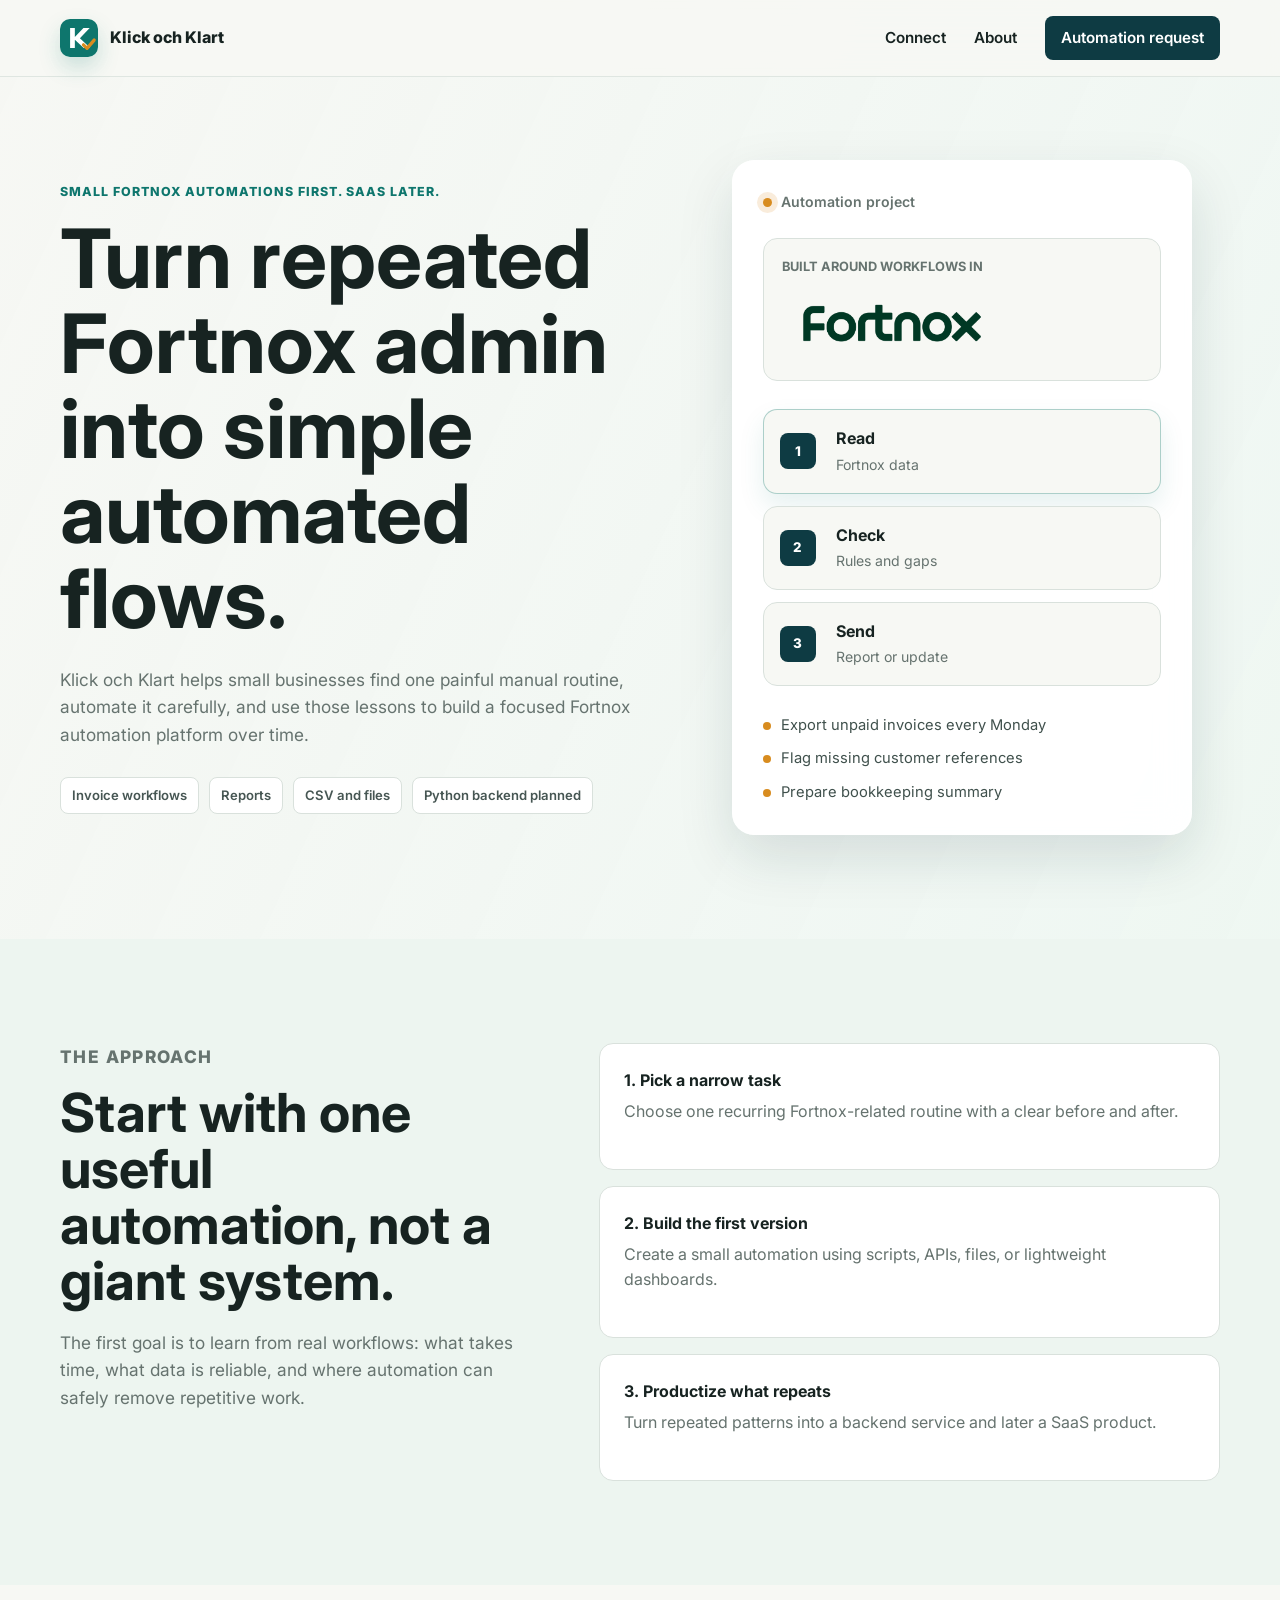
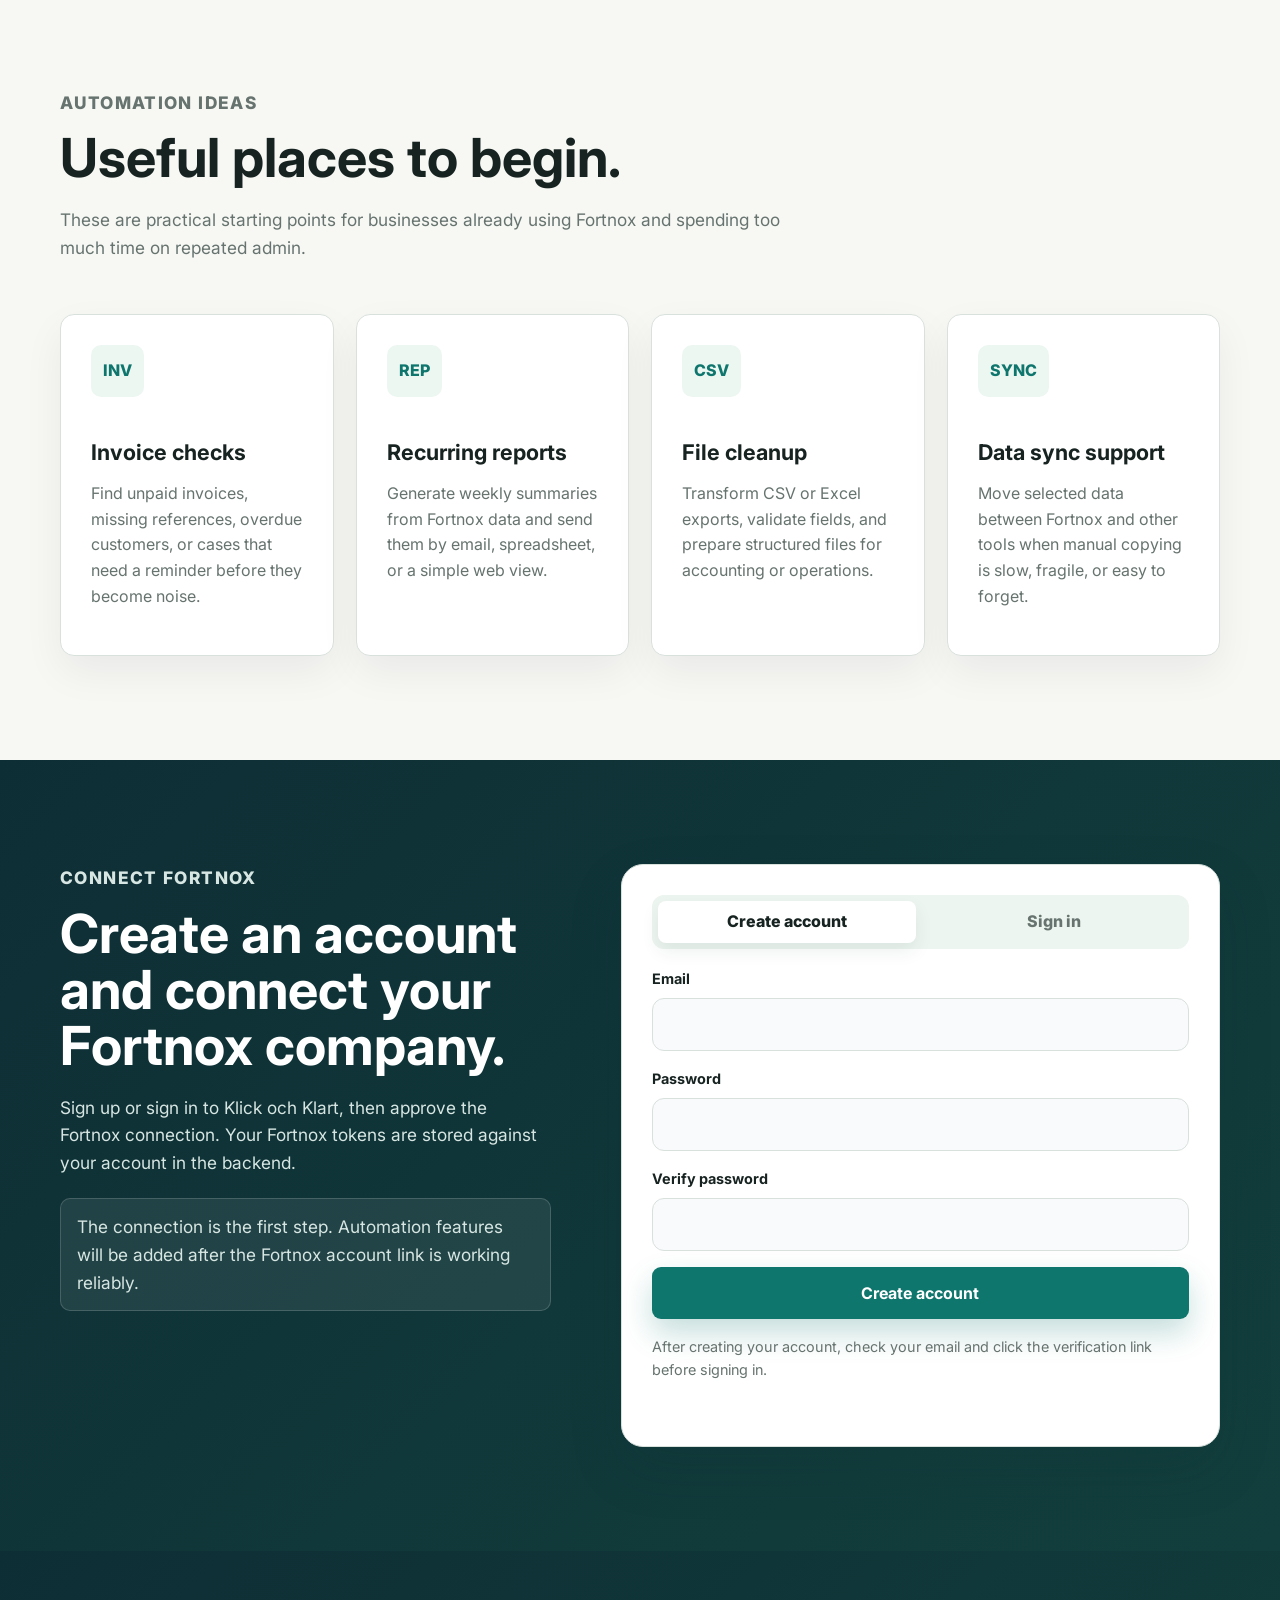
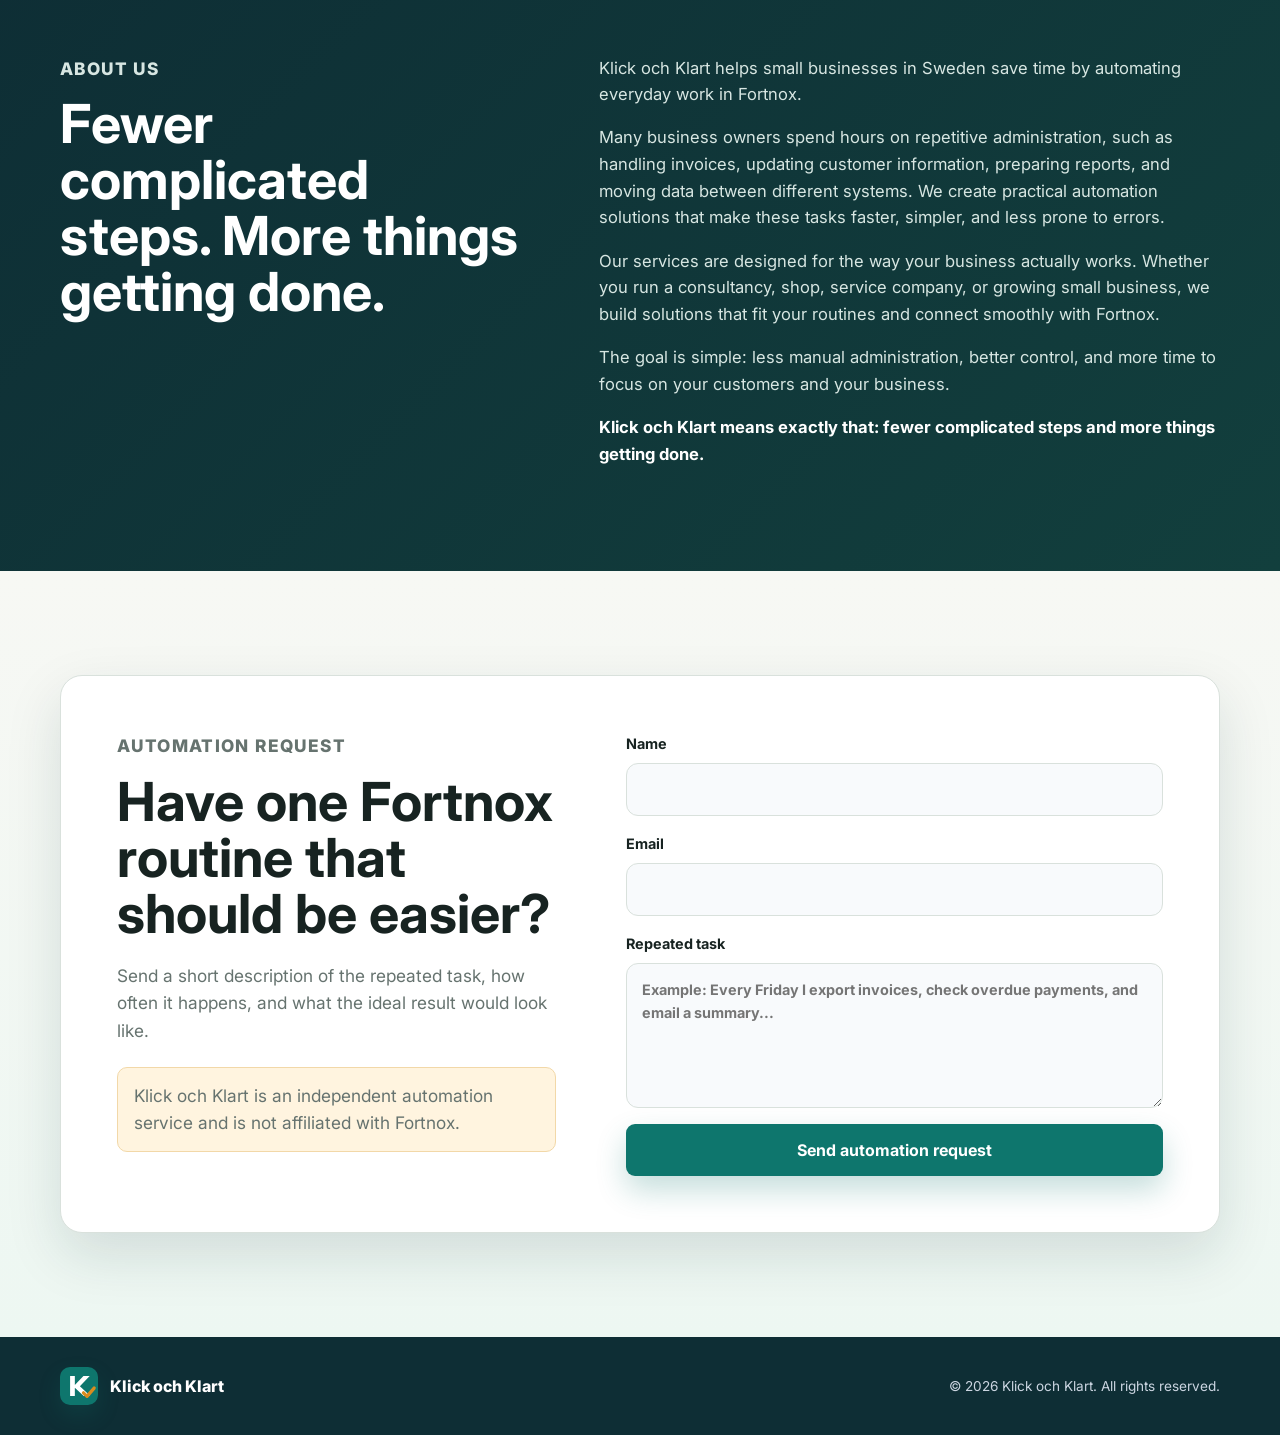
<file: index.html>
<!DOCTYPE html>
<html lang="en">
<head>
  <meta charset="UTF-8" />
  <meta name="viewport" content="width=device-width, initial-scale=1.0" />
  <meta name="description" content="Klick och Klart builds small, practical Fortnox automations that help Swedish businesses reduce repeated admin work." />
  <meta name="theme-color" content="#0e3b43" />
  <title>Klick och Klart | Fortnox Automation Services</title>
  <link rel="icon" href="icon.svg" type="image/svg+xml" />
  <script type="text/javascript">
    (function(c,l,a,r,i,t,y){
        c[a]=c[a]||function(){(c[a].q=c[a].q||[]).push(arguments)};
        t=l.createElement(r);t.async=1;t.src="https://www.clarity.ms/tag/"+i;
        y=l.getElementsByTagName(r)[0];y.parentNode.insertBefore(t,y);
    })(window, document, "clarity", "script", "xs5sjshvss");
  </script>
  <script>
    try {
      document.documentElement.classList.add('app-loading');
      if (localStorage.getItem('kok_access_token')) {
        document.documentElement.classList.add('has-session');
      }
    } catch (error) {}
  </script>
  <link rel="preconnect" href="https://fonts.googleapis.com" />
  <link rel="preconnect" href="https://fonts.gstatic.com" crossorigin />
  <link href="https://fonts.googleapis.com/css2?family=Inter:wght@400;500;600;700;800&display=swap" rel="stylesheet" />
  <link rel="stylesheet" href="style.css" />
</head>
<body>
  <header class="site-header">
    <div class="container nav-wrap">
      <a class="brand" href="#home" aria-label="Klick och Klart home">
        <img class="brand-icon" src="icon.svg" alt="" width="40" height="40" />
        <span>Klick och Klart</span>
      </a>

      <button class="menu-button" type="button" aria-expanded="false" aria-controls="main-navigation">
        <span></span>
        <span></span>
        <span></span>
        <span class="sr-only">Open navigation</span>
      </button>

      <div class="header-actions">
        <nav id="main-navigation" class="main-nav" aria-label="Main navigation">
          <a class="signed-out-only" href="#connect">Connect</a>
          <a href="about.html">About</a>
          <a class="nav-cta" href="#contact">Automation request</a>
        </nav>

        <div id="account-menu" class="account-menu signed-in-only">
          <button id="account-menu-button" class="account-menu-button" type="button" aria-expanded="false" aria-controls="account-menu-panel">
            <span id="account-menu-initial">K</span>
          </button>
          <div id="account-menu-panel" class="account-menu-panel" hidden>
            <a href="fortnox-demo.html">⚡ Try demo</a>
            <a href="profile-settings.html">Profile settings</a>
            <button id="account-sign-out-button" type="button">Sign out</button>
          </div>
        </div>
      </div>
    </div>
  </header>

  <main>
    <section id="home" class="hero section">
      <div class="container hero-grid">
        <div class="hero-copy reveal">
          <p class="eyebrow">Small Fortnox automations first. SaaS later.</p>
          <h1>Turn repeated Fortnox admin into simple automated flows.</h1>
          <p class="hero-text">
            Klick och Klart helps small businesses find one painful manual routine, automate it carefully,
            and use those lessons to build a focused Fortnox automation platform over time.
          </p>
          <div class="hero-notes" aria-label="Service highlights">
            <span>Invoice workflows</span>
            <span>Reports</span>
            <span>CSV and files</span>
            <span>Python backend planned</span>
          </div>
        </div>

        <div class="hero-visual reveal" aria-label="Example automation flow">
          <div class="workflow-board">
            <div class="workflow-top">
              <span class="status-dot"></span>
              <span>Automation project</span>
            </div>
            <div class="fortnox-mark" aria-label="Fortnox workflow focus">
              <span>Built around workflows in</span>
              <img src="Fortnox_logo.png" alt="Fortnox" />
            </div>
            <div class="flow-line">
              <div class="flow-step active">
                <small>1</small>
                <strong>Read</strong>
                <span>Fortnox data</span>
              </div>
              <div class="flow-step">
                <small>2</small>
                <strong>Check</strong>
                <span>Rules and gaps</span>
              </div>
              <div class="flow-step">
                <small>3</small>
                <strong>Send</strong>
                <span>Report or update</span>
              </div>
            </div>
            <div class="task-list">
              <div><span></span> Export unpaid invoices every Monday</div>
              <div><span></span> Flag missing customer references</div>
              <div><span></span> Prepare bookkeeping summary</div>
            </div>
          </div>
        </div>
      </div>
    </section>

    <section id="offer" class="section section-muted">
      <div class="container split-grid">
        <div class="section-heading reveal">
          <p class="eyebrow">The approach</p>
          <h2>Start with one useful automation, not a giant system.</h2>
          <p>
            The first goal is to learn from real workflows: what takes time, what data is reliable,
            and where automation can safely remove repetitive work.
          </p>
        </div>

        <div class="principles reveal">
          <div>
            <strong>1. Pick a narrow task</strong>
            <span>Choose one recurring Fortnox-related routine with a clear before and after.</span>
          </div>
          <div>
            <strong>2. Build the first version</strong>
            <span>Create a small automation using scripts, APIs, files, or lightweight dashboards.</span>
          </div>
          <div>
            <strong>3. Productize what repeats</strong>
            <span>Turn repeated patterns into a backend service and later a SaaS product.</span>
          </div>
        </div>
      </div>
    </section>

    <section id="automations" class="section">
      <div class="container">
        <div class="section-heading reveal">
          <p class="eyebrow">Automation ideas</p>
          <h2>Useful places to begin.</h2>
          <p>
            These are practical starting points for businesses already using Fortnox and spending too much time on repeated admin.
          </p>
        </div>

        <div class="card-grid">
          <article class="service-card reveal">
            <div class="icon-box">INV</div>
            <h3>Invoice checks</h3>
            <p>Find unpaid invoices, missing references, overdue customers, or cases that need a reminder before they become noise.</p>
          </article>

          <article class="service-card reveal">
            <div class="icon-box">REP</div>
            <h3>Recurring reports</h3>
            <p>Generate weekly summaries from Fortnox data and send them by email, spreadsheet, or a simple web view.</p>
          </article>

          <article class="service-card reveal">
            <div class="icon-box">CSV</div>
            <h3>File cleanup</h3>
            <p>Transform CSV or Excel exports, validate fields, and prepare structured files for accounting or operations.</p>
          </article>

          <article class="service-card reveal">
            <div class="icon-box">SYNC</div>
            <h3>Data sync support</h3>
            <p>Move selected data between Fortnox and other tools when manual copying is slow, fragile, or easy to forget.</p>
          </article>
        </div>
      </div>
    </section>

    <section id="connect" class="section section-dark signed-out-only">
      <div class="container connect-grid">
        <div class="section-heading reveal">
          <p class="eyebrow">Connect Fortnox</p>
          <h2>Create an account and connect your Fortnox company.</h2>
          <p>
            Sign up or sign in to Klick och Klart, then approve the Fortnox connection. Your Fortnox tokens are stored against your account in the backend.
          </p>
          <p class="connect-note">
            The connection is the first step. Automation features will be added after the Fortnox account link is working reliably.
          </p>
        </div>

        <div id="auth-card" class="connect-card reveal signed-out-only">
          <div class="auth-tabs" role="tablist" aria-label="Account action">
            <button class="auth-tab active" type="button" data-auth-mode="signup">Create account</button>
            <button class="auth-tab" type="button" data-auth-mode="signin">Sign in</button>
          </div>

          <form id="signup-form" class="auth-form" data-auth-form="signup">
            <label>
              Email
              <input type="email" name="email" autocomplete="email" required />
            </label>
            <label>
              Password
              <input type="password" name="password" autocomplete="new-password" minlength="8" required />
            </label>
            <label>
              Verify password
              <input type="password" name="confirm_password" autocomplete="new-password" minlength="8" required />
            </label>
            <button class="button button-primary" type="submit">Create account</button>
            <p class="auth-help">After creating your account, check your email and click the verification link before signing in.</p>
          </form>

          <form id="signin-form" class="auth-form" data-auth-form="signin" hidden>
            <label>
              Email
              <input type="email" name="email" autocomplete="email" required />
            </label>
            <label>
              Password
              <input type="password" name="password" autocomplete="current-password" minlength="8" required />
            </label>
            <button class="button button-primary" type="submit">Sign in</button>
            <a class="text-button" href="reset-password.html">Forgot password?</a>
          </form>

          <p id="auth-status" class="auth-status" role="status" aria-live="polite"></p>
        </div>
      </div>
    </section>

    <section id="about" class="section section-dark">
      <div class="container about-grid">
        <div class="section-heading reveal">
          <p class="eyebrow">About us</p>
          <h2>Fewer complicated steps. More things getting done.</h2>
        </div>

        <div class="about-copy reveal">
          <p>
            Klick och Klart helps small businesses in Sweden save time by automating everyday work in Fortnox.
          </p>
          <p>
            Many business owners spend hours on repetitive administration, such as handling invoices, updating customer information,
            preparing reports, and moving data between different systems. We create practical automation solutions that make these
            tasks faster, simpler, and less prone to errors.
          </p>
          <p>
            Our services are designed for the way your business actually works. Whether you run a consultancy, shop, service company,
            or growing small business, we build solutions that fit your routines and connect smoothly with Fortnox.
          </p>
          <p>
            The goal is simple: less manual administration, better control, and more time to focus on your customers and your business.
          </p>
          <p>
            Klick och Klart means exactly that: fewer complicated steps and more things getting done.
          </p>
        </div>
      </div>
    </section>

    <section id="contact" class="section contact-section">
      <div class="container contact-card reveal">
        <div>
          <p class="eyebrow">Automation request</p>
          <h2>Have one Fortnox routine that should be easier?</h2>
          <p>
            Send a short description of the repeated task, how often it happens, and what the ideal result would look like.
          </p>
          <p class="independent-note">
            Klick och Klart is an independent automation service and is not affiliated with Fortnox.
          </p>
        </div>

        <form class="contact-form" action="https://formsubmit.co/yadhukrishnan@klickochklart.se" method="POST">
          <input type="hidden" name="_subject" value="New Fortnox automation enquiry from klickochklart.se" />
          <input type="hidden" name="_captcha" value="false" />

          <label>
            Name
            <input type="text" name="name" autocomplete="name" required />
          </label>

          <label>
            Email
            <input type="email" name="email" autocomplete="email" required />
          </label>

          <label>
            Repeated task
            <textarea name="message" rows="5" placeholder="Example: Every Friday I export invoices, check overdue payments, and email a summary..." required></textarea>
          </label>

          <button class="button button-primary" type="submit">Send automation request</button>
        </form>
      </div>
    </section>
  </main>

  <footer class="site-footer">
    <div class="container footer-wrap">
      <div class="brand footer-brand">
        <img class="brand-icon" src="icon.svg" alt="" width="40" height="40" />
        <span>Klick och Klart</span>
      </div>
      <p>&copy; <span id="current-year"></span> Klick och Klart. All rights reserved.</p>
    </div>
  </footer>

  <script>
    window.KOK_API_BASE = "https://klickochklart-backend.onrender.com";
  </script>
  <script src="script.js?v=9"></script>
</body>
</html>
</file>
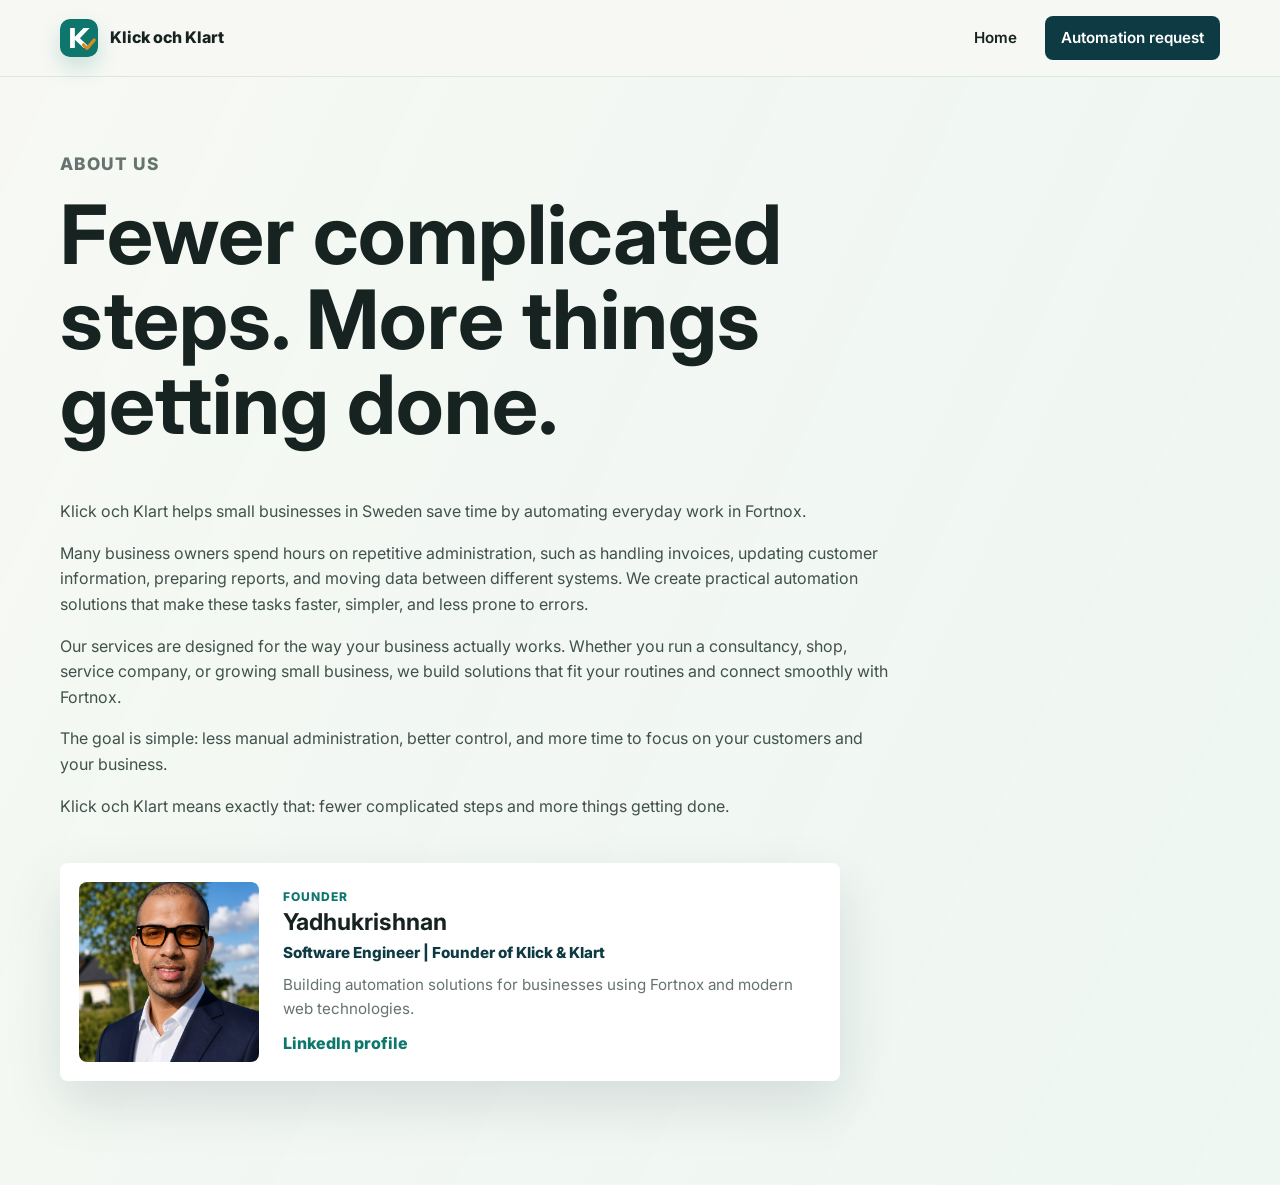
<file: about.html>
<!DOCTYPE html>
<html lang="en">
<head>
  <meta charset="UTF-8" />
  <meta name="viewport" content="width=device-width, initial-scale=1.0" />
  <meta name="description" content="About Klick och Klart and Yadhukrishnan, founder of Klick & Klart." />
  <meta name="theme-color" content="#0e3b43" />
  <title>Klick och Klart | About</title>
  <link rel="icon" href="icon.svg" type="image/svg+xml" />
  <script type="text/javascript">
    (function(c,l,a,r,i,t,y){
        c[a]=c[a]||function(){(c[a].q=c[a].q||[]).push(arguments)};
        t=l.createElement(r);t.async=1;t.src="https://www.clarity.ms/tag/"+i;
        y=l.getElementsByTagName(r)[0];y.parentNode.insertBefore(t,y);
    })(window, document, "clarity", "script", "xs5sjshvss");
  </script>
  <link rel="preconnect" href="https://fonts.googleapis.com" />
  <link rel="preconnect" href="https://fonts.gstatic.com" crossorigin />
  <link href="https://fonts.googleapis.com/css2?family=Inter:wght@400;500;600;700;800&display=swap" rel="stylesheet" />
  <link rel="stylesheet" href="style.css" />
</head>
<body>
  <header class="site-header">
    <div class="container nav-wrap">
      <a class="brand" href="index.html" aria-label="Klick och Klart home">
        <img class="brand-icon" src="icon.svg" alt="" width="40" height="40" />
        <span>Klick och Klart</span>
      </a>

      <nav class="main-nav about-page-nav" aria-label="About navigation">
        <a href="index.html">Home</a>
        <a class="nav-cta" href="index.html#contact">Automation request</a>
      </nav>
    </div>
  </header>

  <main>
    <section class="about-page-hero section">
      <div class="container about-page-stack">
        <div class="about-page-main">
          <div class="section-heading">
            <p class="eyebrow">About us</p>
            <h1>Fewer complicated steps. More things getting done.</h1>
          </div>

          <div class="about-page-copy">
            <p>Klick och Klart helps small businesses in Sweden save time by automating everyday work in Fortnox.</p>
            <p>Many business owners spend hours on repetitive administration, such as handling invoices, updating customer information, preparing reports, and moving data between different systems. We create practical automation solutions that make these tasks faster, simpler, and less prone to errors.</p>
            <p>Our services are designed for the way your business actually works. Whether you run a consultancy, shop, service company, or growing small business, we build solutions that fit your routines and connect smoothly with Fortnox.</p>
            <p>The goal is simple: less manual administration, better control, and more time to focus on your customers and your business.</p>
            <p>Klick och Klart means exactly that: fewer complicated steps and more things getting done.</p>
          </div>
        </div>

        <div class="founder-profile" aria-label="Founder profile">
          <img class="founder-profile-image" src="profilepicture.png" alt="Yadhukrishnan" />
          <div>
            <p class="founder-label">Founder</p>
            <h2>Yadhukrishnan</h2>
            <p class="founder-role">Software Engineer | Founder of Klick &amp; Klart</p>
            <p>Building automation solutions for businesses using Fortnox and modern web technologies.</p>
            <a class="text-button" href="https://www.linkedin.com/in/yadhukrishnan-v-m-245a57114/" target="_blank" rel="noopener noreferrer">LinkedIn profile</a>
          </div>
        </div>
      </div>
    </section>
  </main>
</body>
</html>
</file>
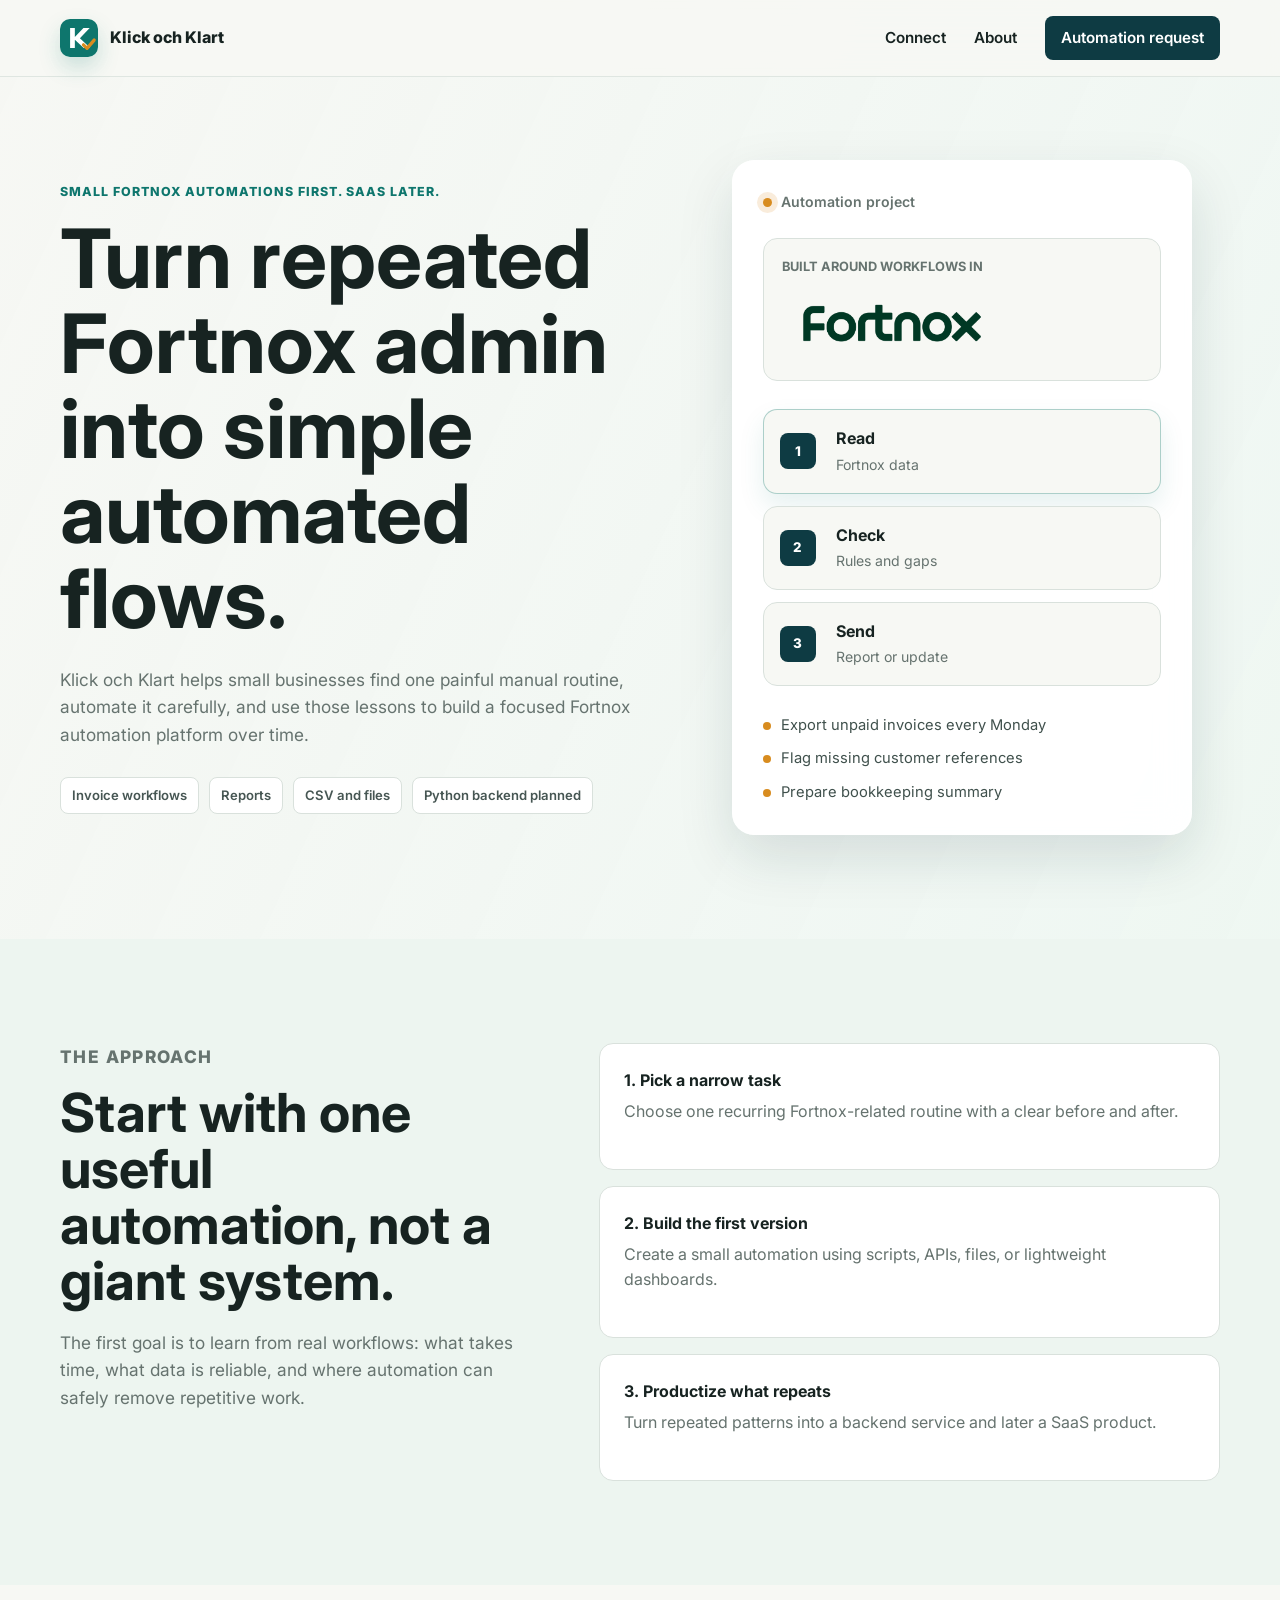
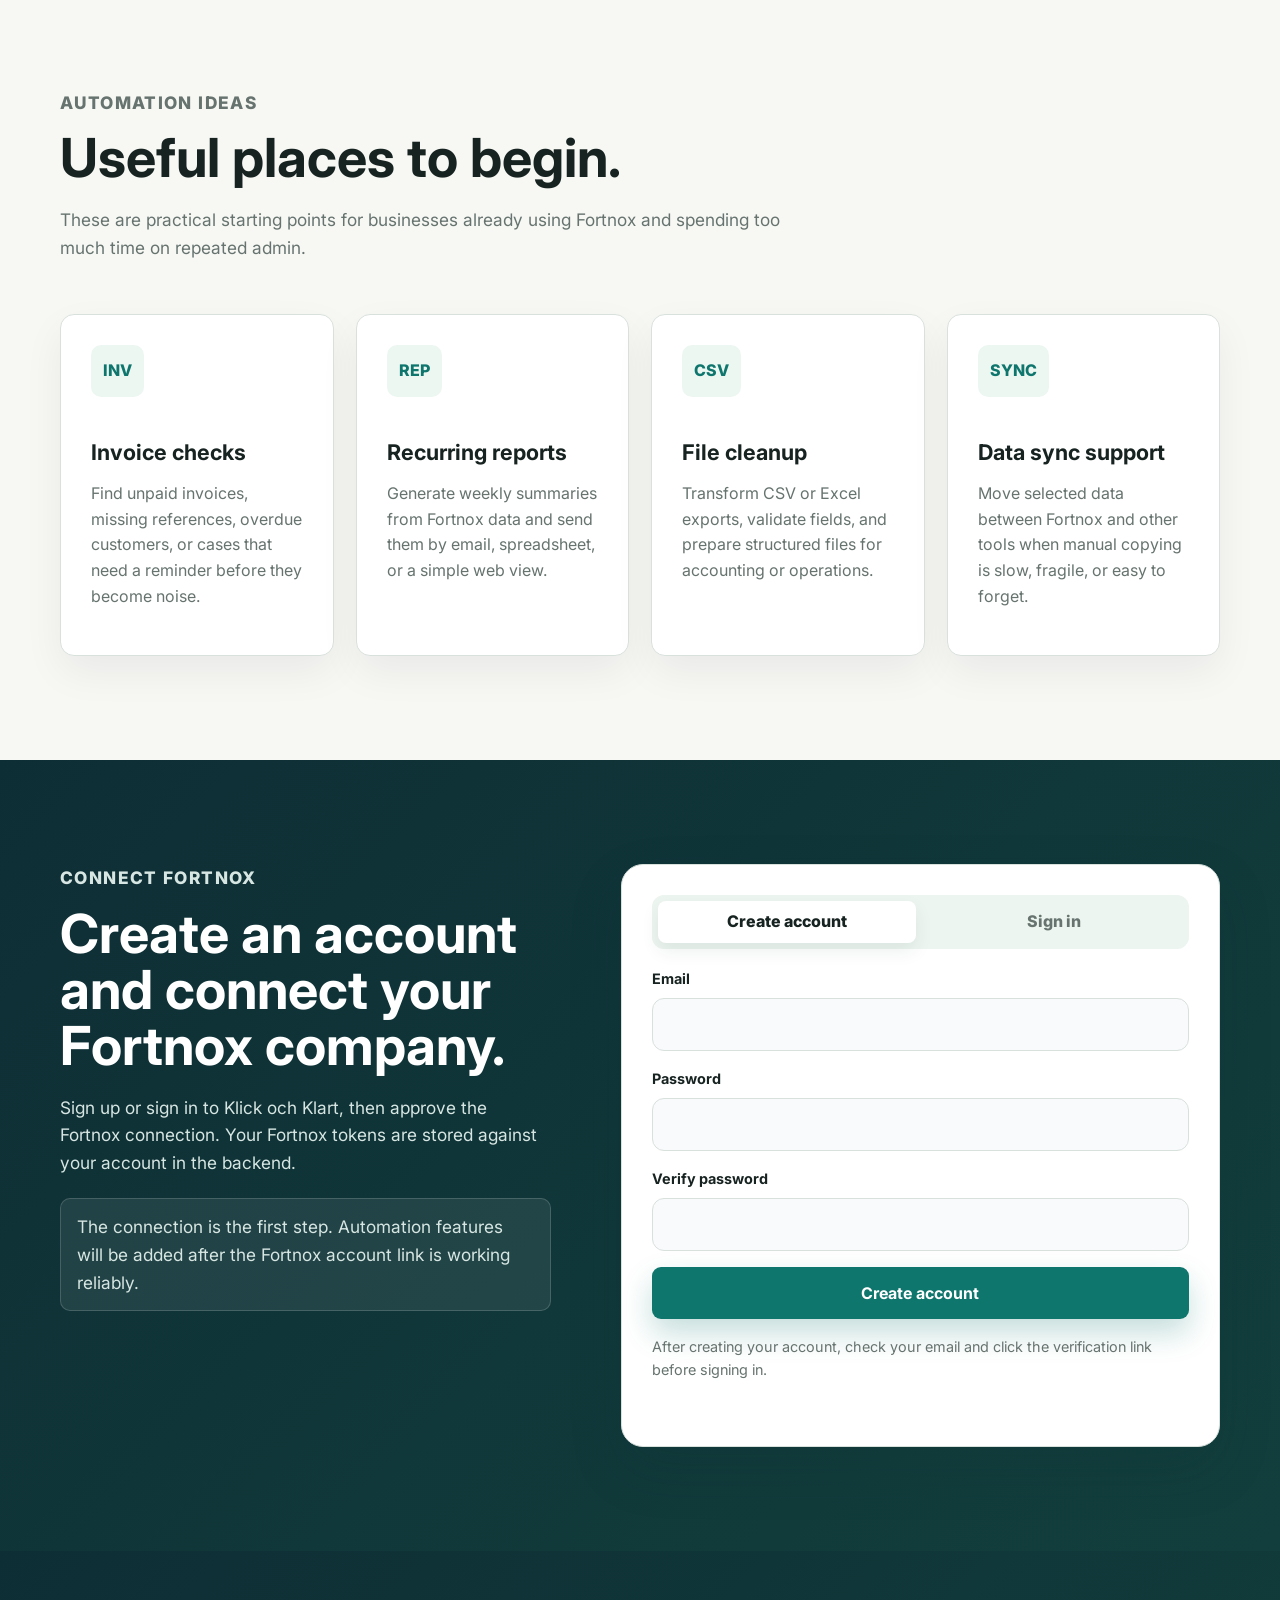
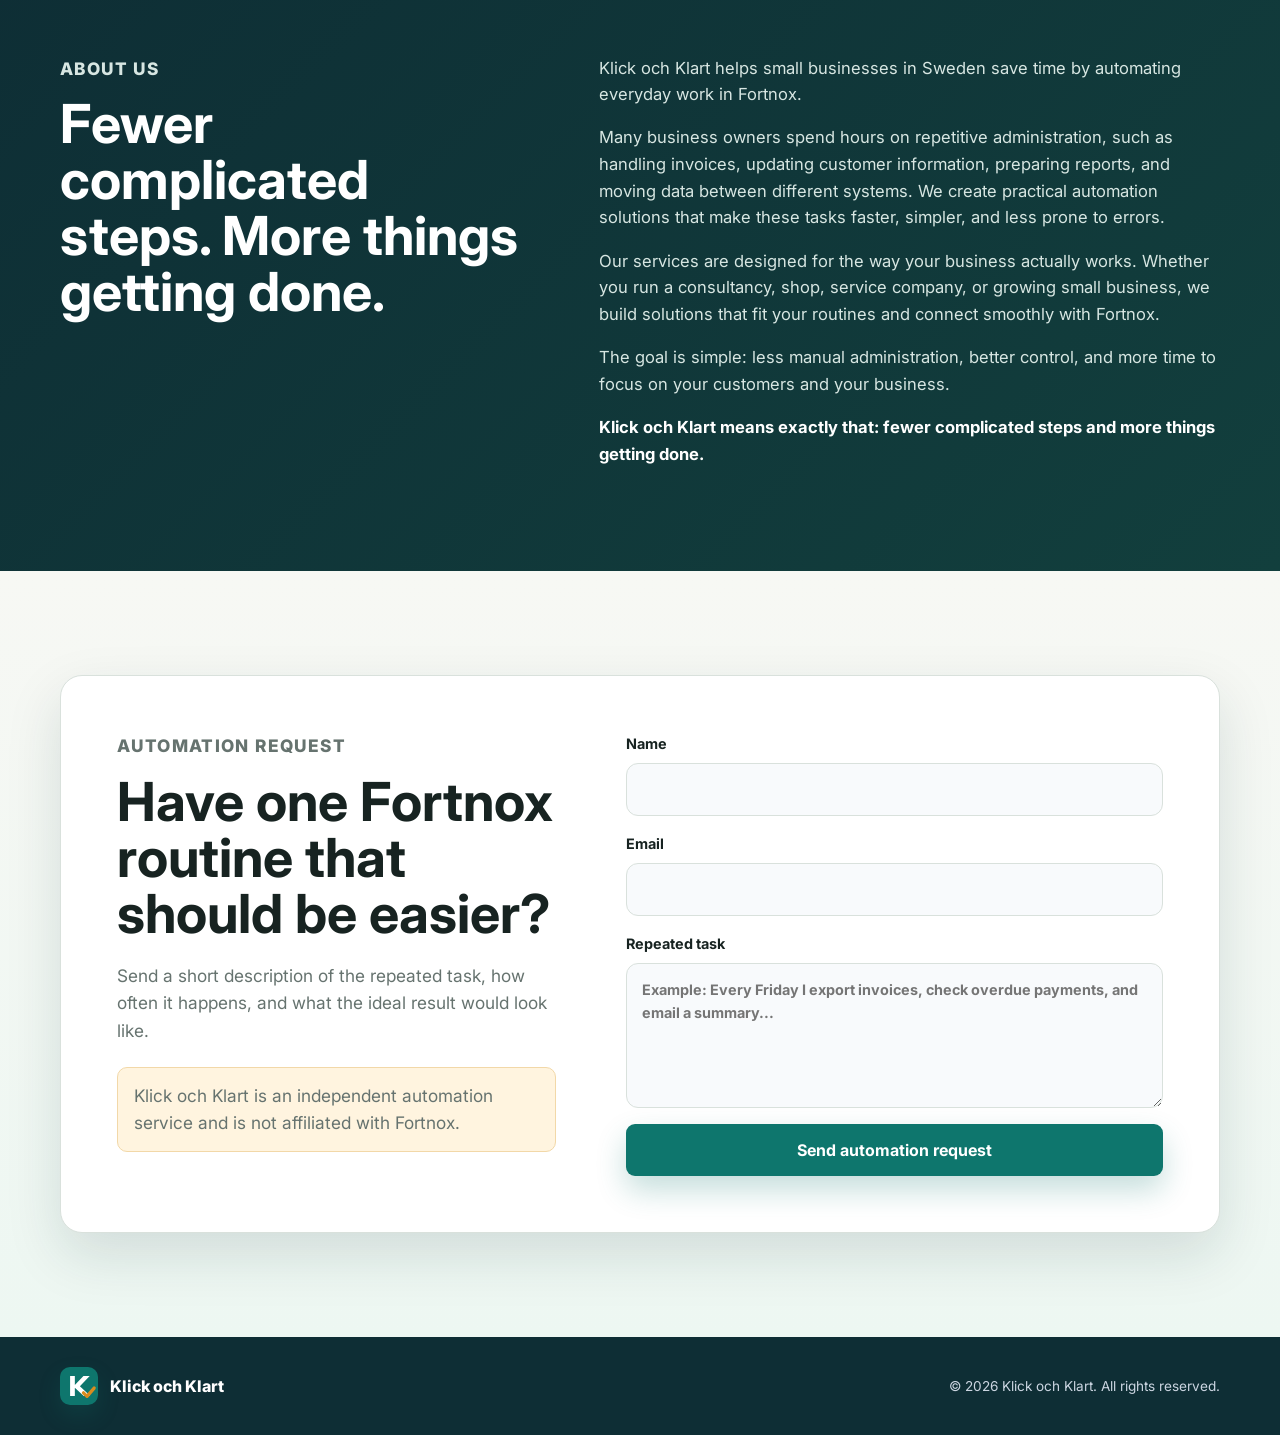
<file: fortnox-demo.html>
<!DOCTYPE html>
<html lang="en">
<head>
  <meta charset="UTF-8" />
  <meta name="viewport" content="width=device-width, initial-scale=1.0" />
  <meta name="description" content="Try a Klick och Klart Fortnox invoice automation demo." />
  <meta name="robots" content="noindex" />
  <meta name="theme-color" content="#0e3b43" />
  <title>Klick och Klart | Try demo</title>
  <link rel="icon" href="icon.svg" type="image/svg+xml" />
  <script type="text/javascript">
    (function(c,l,a,r,i,t,y){
        c[a]=c[a]||function(){(c[a].q=c[a].q||[]).push(arguments)};
        t=l.createElement(r);t.async=1;t.src="https://www.clarity.ms/tag/"+i;
        y=l.getElementsByTagName(r)[0];y.parentNode.insertBefore(t,y);
    })(window, document, "clarity", "script", "xs5sjshvss");
  </script>
  <script>
    try {
      document.documentElement.classList.add('app-loading');
      if (localStorage.getItem('kok_access_token')) {
        document.documentElement.classList.add('has-session');
      }
    } catch (error) {}
  </script>
  <link rel="preconnect" href="https://fonts.googleapis.com" />
  <link rel="preconnect" href="https://fonts.gstatic.com" crossorigin />
  <link href="https://fonts.googleapis.com/css2?family=Inter:wght@400;500;600;700;800&display=swap" rel="stylesheet" />
  <link rel="stylesheet" href="style.css" />
</head>
<body>
  <header class="site-header">
    <div class="container nav-wrap">
      <a class="brand" href="index.html" aria-label="Klick och Klart home">
        <img class="brand-icon" src="icon.svg" alt="" width="40" height="40" />
        <span>Klick och Klart</span>
      </a>

      <div class="demo-header-actions">
        <a class="nav-cta" href="index.html">Home</a>

        <div id="account-menu" class="account-menu signed-in-only">
          <button id="account-menu-button" class="account-menu-button" type="button" aria-expanded="false" aria-controls="account-menu-panel">
            <span id="account-menu-initial">K</span>
          </button>
          <div id="account-menu-panel" class="account-menu-panel" hidden>
            <a href="profile-settings.html">Profile settings</a>
            <button id="account-sign-out-button" type="button">Sign out</button>
          </div>
        </div>
      </div>
    </div>
  </header>

  <main>
    <section class="demo-hero section">
      <div class="container demo-hero-grid">
        <div class="demo-hero-copy reveal is-visible">
          <p class="eyebrow">Try demo</p>
          <h1>Run a Fortnox invoice automation demo.</h1>
          <p class="hero-text">Connect Fortnox, read invoice data, and download a ready CSV for the first 50 customer invoices.</p>
        </div>

        <div class="demo-status-panel demo-welcome-panel">
          <strong>Welcome to the Demo! 👋</strong>
          <p>Thanks for trying Klick &amp; Klart. In the next few moments, you'll see how your Fortnox data can be transformed into a simple automation workflow, saving time and reducing repetitive manual work.</p>
          <p>Connect your Fortnox account and experience your first automation.</p>
          <a class="demo-down-button" href="#demo-workspace" aria-label="Go to demo section">↓</a>
        </div>
      </div>
    </section>

    <section id="demo-workspace" class="demo-workspace-section section">
      <div class="container demo-workspace">
        <div class="demo-workspace-heading">
          <p class="eyebrow">Live run</p>
          <h2>Invoice CSV automation</h2>
          <p>Run the demo after Fortnox is connected. Each step appears as the backend finishes the work.</p>
        </div>

        <div class="demo-runner">
          <div class="demo-control-panel">
            <div>
              <strong>Connection</strong>
              <span id="demo-connection-label">Checking Fortnox...</span>
            </div>

            <div class="demo-actions">
              <button id="demo-connect-button" class="button button-primary" type="button" disabled>Connect Fortnox</button>
              <button id="demo-start-button" class="button button-primary" type="button" disabled>Start demo</button>
              <button id="demo-disconnect-button" class="button button-secondary" type="button" disabled>Disconnect Fortnox</button>
              <a id="demo-download-link" class="button button-secondary button-small demo-download-link" download hidden>Download CSV</a>
            </div>

            <p class="demo-info-note">This demo reads up to 50 Fortnox invoices, extracts the key invoice fields, and prepares a CSV file for download after the backend finishes.</p>
          </div>

          <ol id="demo-log" class="demo-log" aria-live="polite"></ol>
        </div>

        <p id="demo-status" class="auth-status demo-page-status" role="status" aria-live="polite"></p>
      </div>
    </section>
  </main>

  <script>
    window.KOK_API_BASE = "https://klickochklart-backend.onrender.com";
  </script>
  <script src="fortnox-demo.js?v=8"></script>
</body>
</html>
</file>
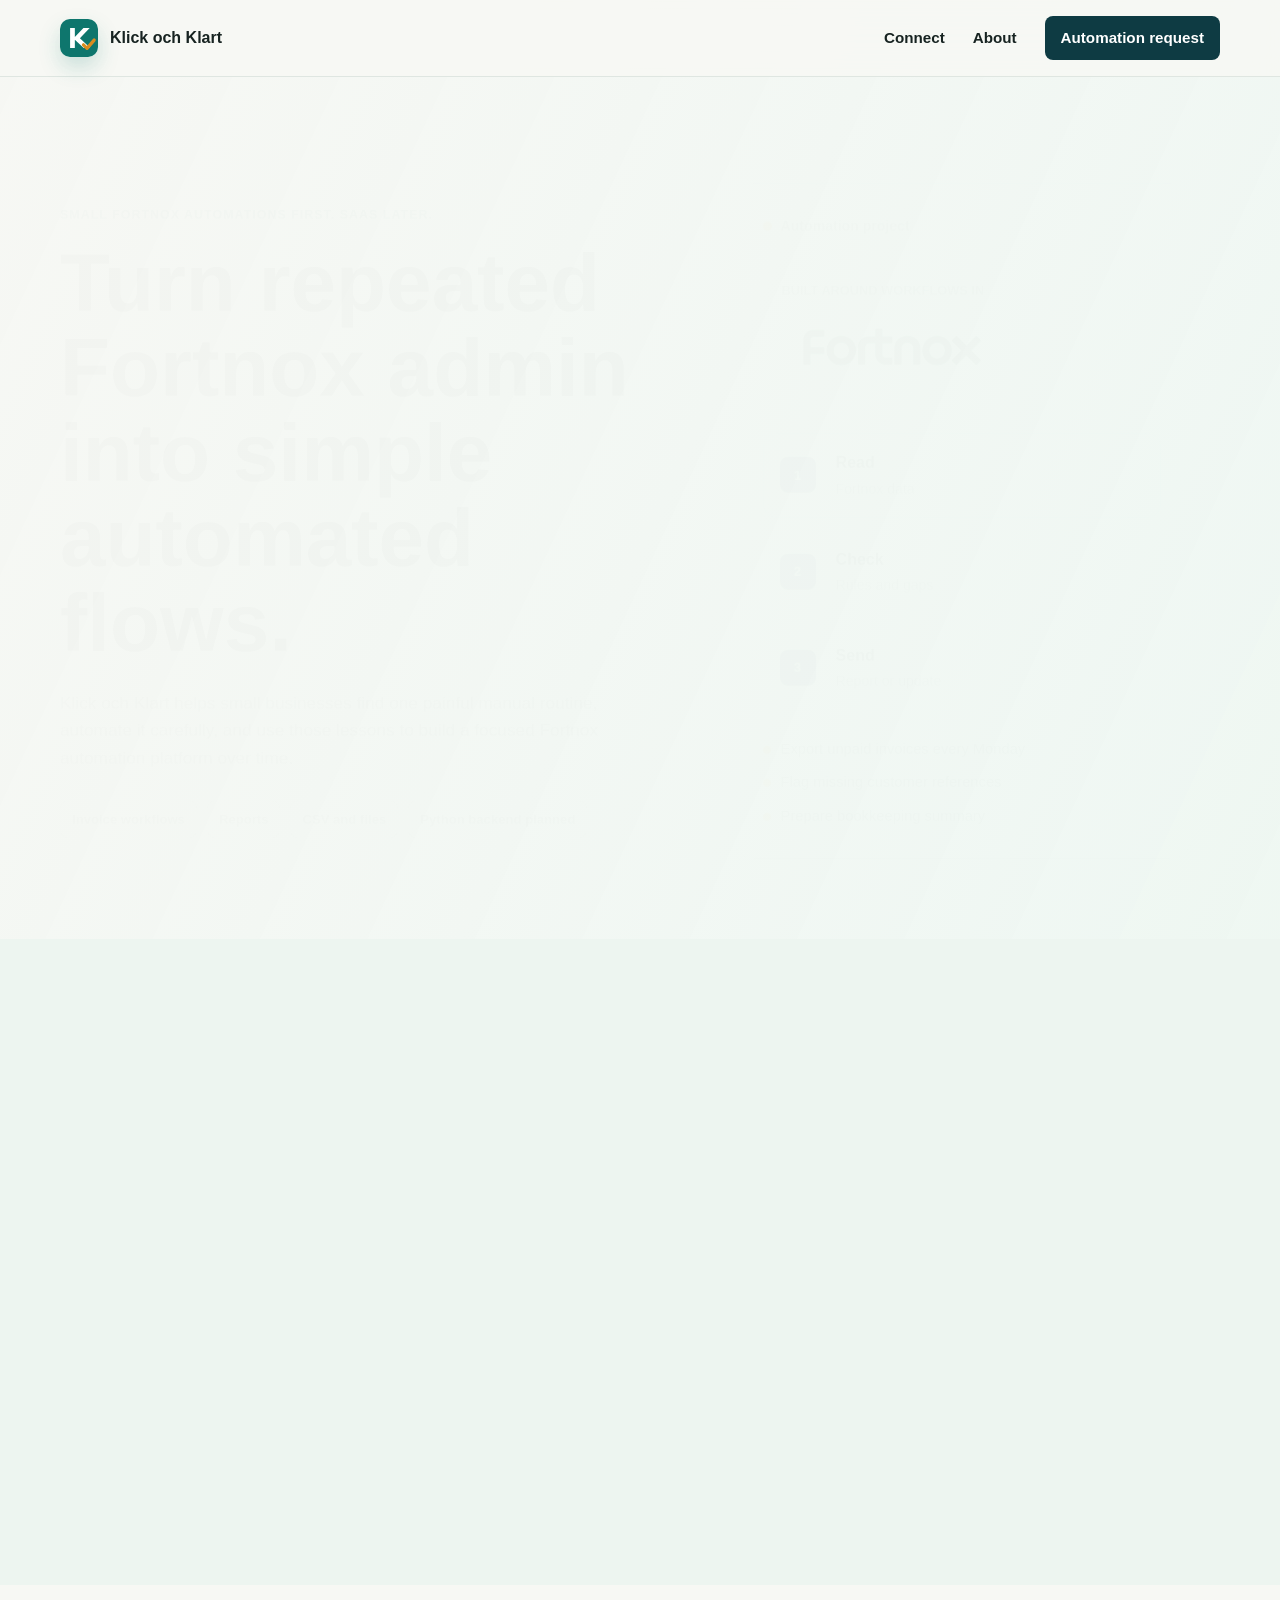
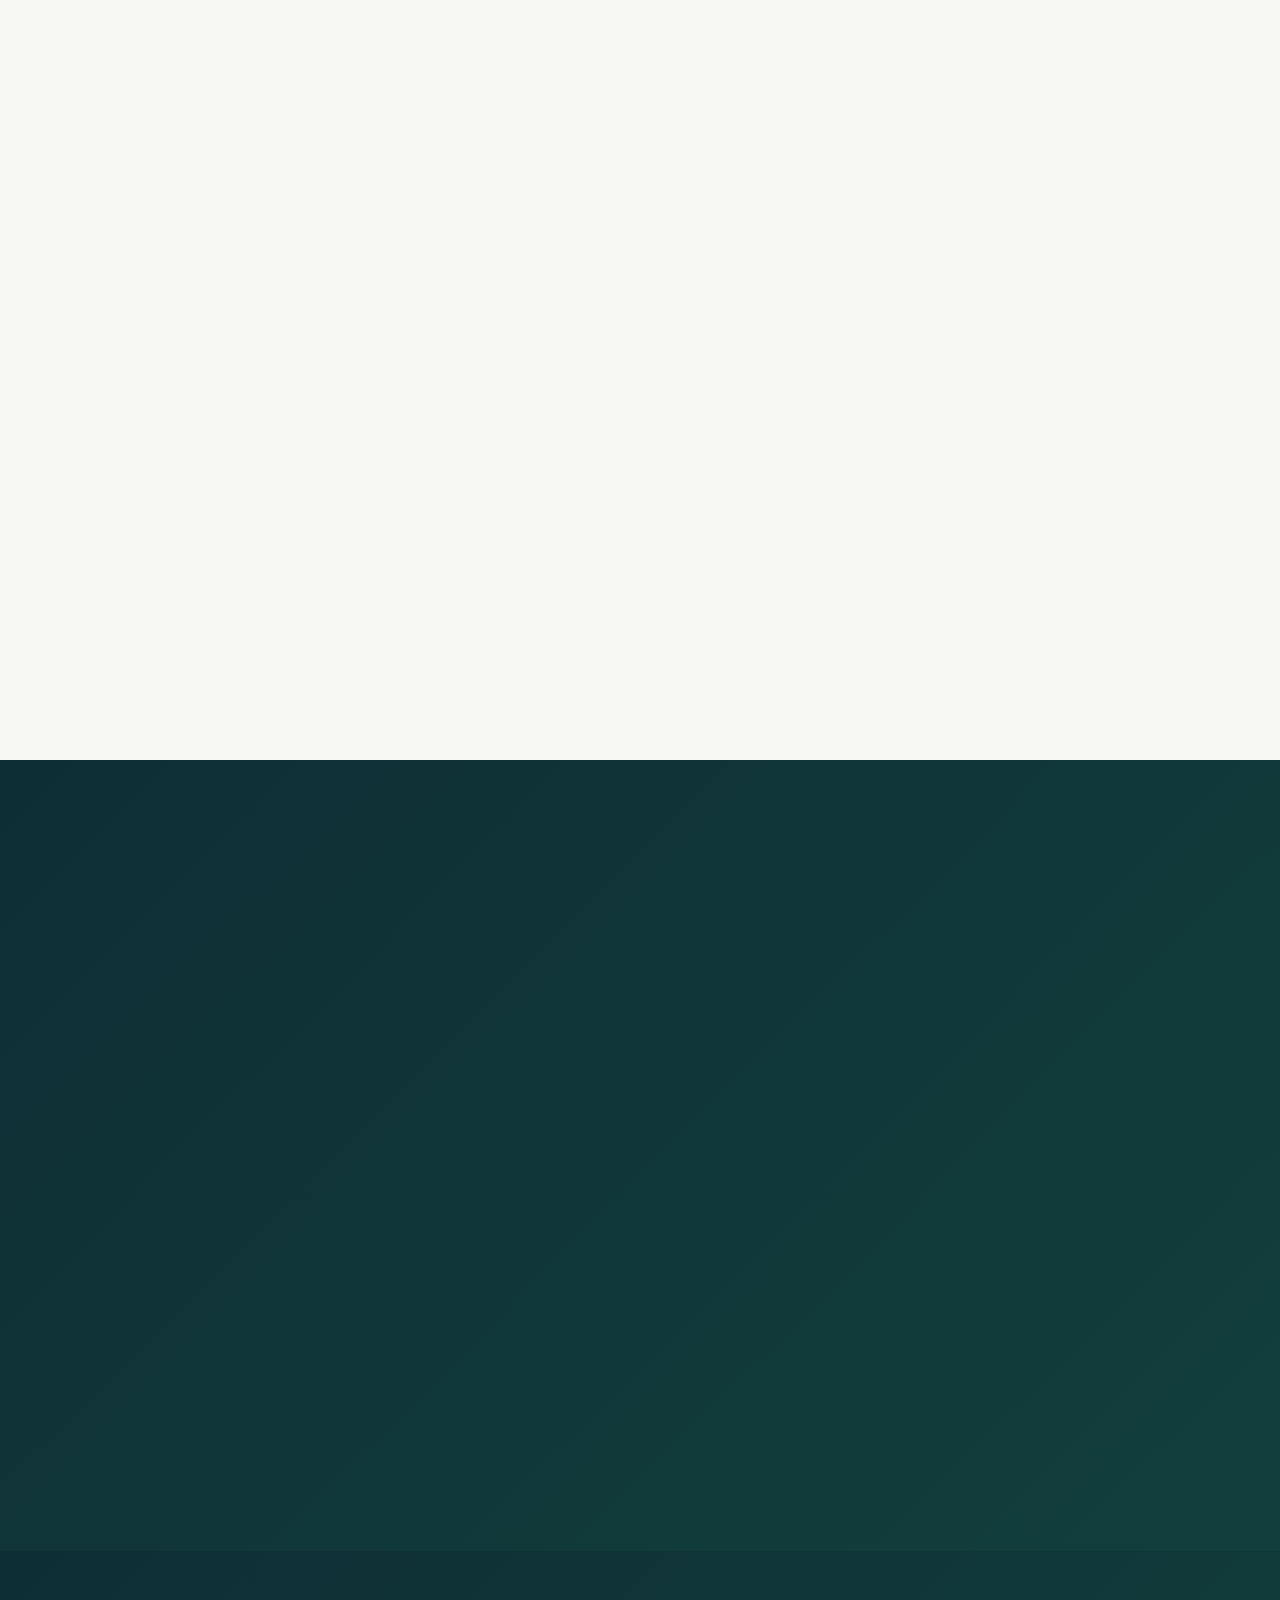
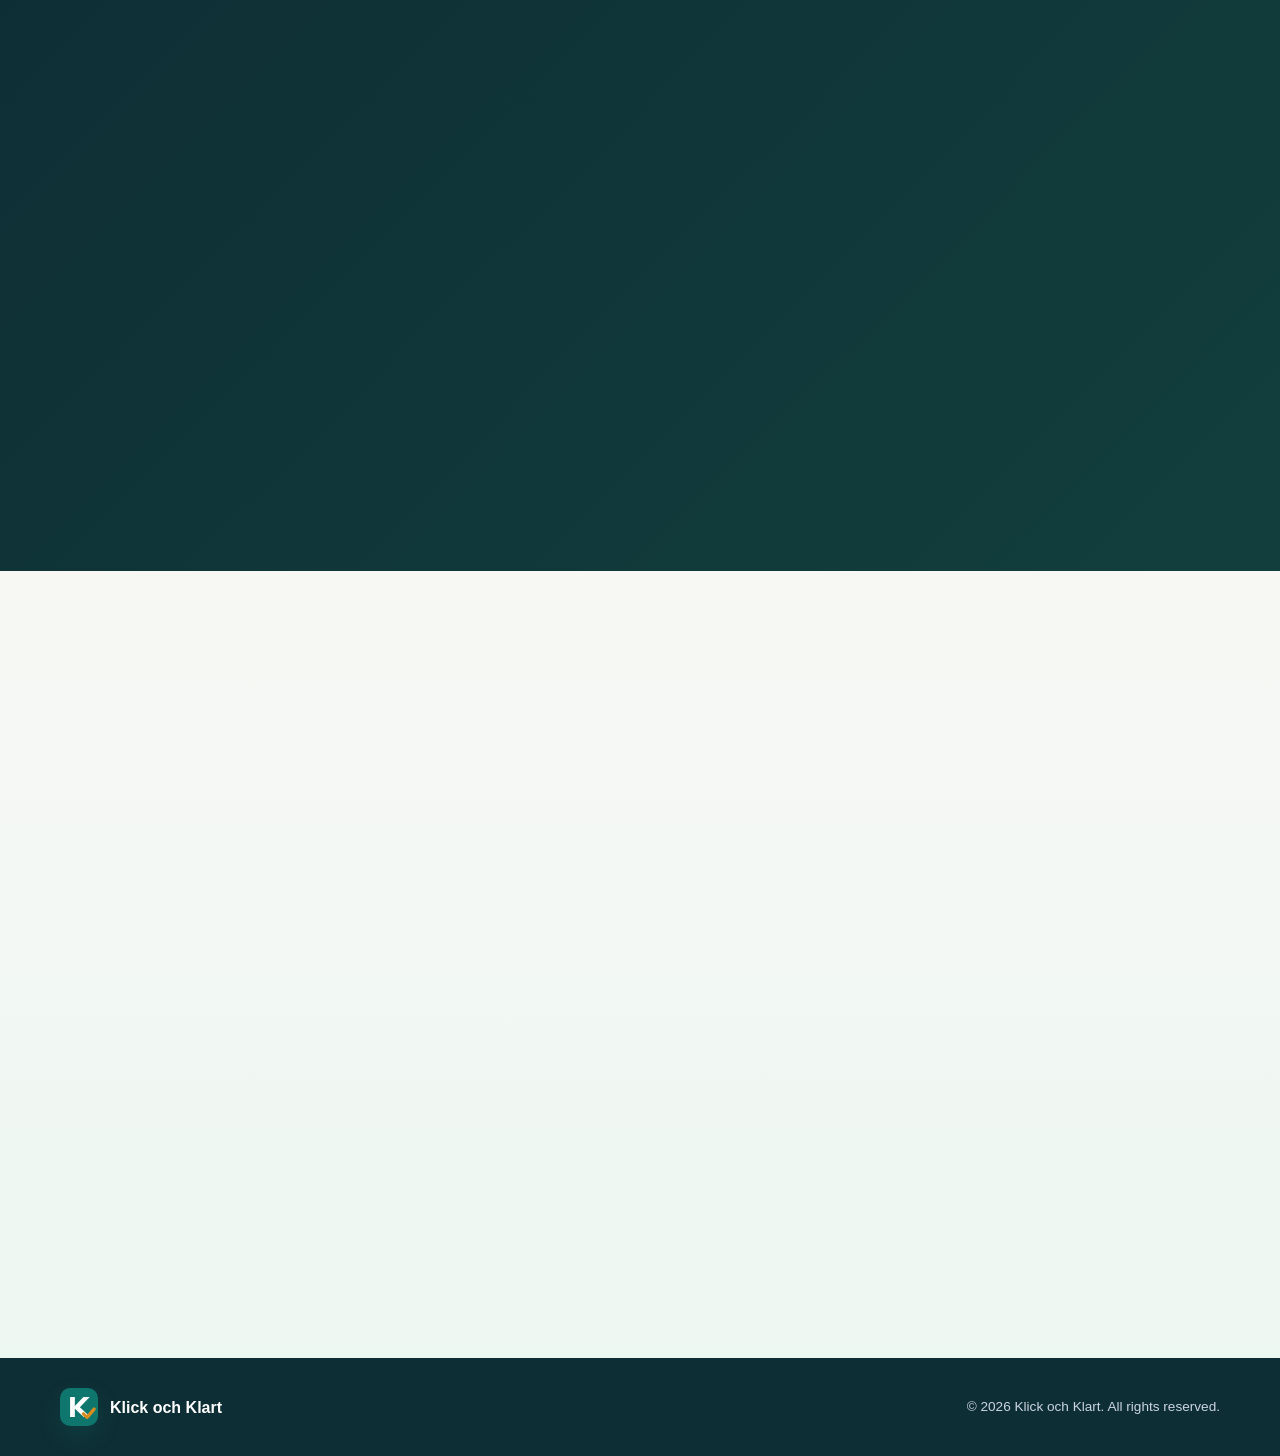
<file: profile-settings.html>
<!DOCTYPE html>
<html lang="en">
<head>
  <meta charset="UTF-8" />
  <meta name="viewport" content="width=device-width, initial-scale=1.0" />
  <meta name="description" content="Manage your Klick och Klart account profile." />
  <meta name="robots" content="noindex" />
  <meta name="theme-color" content="#0e3b43" />
  <title>Klick och Klart | Profile Settings</title>
  <link rel="icon" href="icon.svg" type="image/svg+xml" />
  <script type="text/javascript">
    (function(c,l,a,r,i,t,y){
        c[a]=c[a]||function(){(c[a].q=c[a].q||[]).push(arguments)};
        t=l.createElement(r);t.async=1;t.src="https://www.clarity.ms/tag/"+i;
        y=l.getElementsByTagName(r)[0];y.parentNode.insertBefore(t,y);
    })(window, document, "clarity", "script", "xs5sjshvss");
  </script>
  <link rel="preconnect" href="https://fonts.googleapis.com" />
  <link rel="preconnect" href="https://fonts.gstatic.com" crossorigin />
  <link href="https://fonts.googleapis.com/css2?family=Inter:wght@400;500;600;700;800&display=swap" rel="stylesheet" />
  <link rel="stylesheet" href="style.css" />
</head>
<body class="auth-page">
  <main class="auth-page-shell">
    <section class="connect-card reset-page-card profile-page-card">
      <a class="brand" href="index.html#connect" aria-label="Klick och Klart home">
        <img class="brand-icon" src="icon.svg" alt="" width="40" height="40" />
        <span>Klick och Klart</span>
      </a>

      <div class="reset-heading page-reset-heading">
        <strong>Profile settings</strong>
        <span>Manage your Klick och Klart account.</span>
      </div>

      <dl class="profile-details">
        <div>
          <dt>Email</dt>
          <dd id="profile-email">Loading...</dd>
        </div>
        <div>
          <dt>User ID</dt>
          <dd id="profile-user-id">Loading...</dd>
        </div>
      </dl>

      <div class="profile-actions">
        <button id="profile-change-password-button" class="button button-primary" type="button">Change password</button>
        <button id="profile-delete-button" class="button danger-button" type="button">Delete profile</button>
      </div>

      <a class="text-button" href="index.html#connect">Back to Klick och Klart</a>
      <p id="profile-status" class="auth-status" role="status" aria-live="polite"></p>
    </section>
  </main>

  <script>
    window.KOK_API_BASE = "https://klickochklart-backend.onrender.com";
  </script>
  <script src="profile-settings.js?v=1"></script>
</body>
</html>
</file>
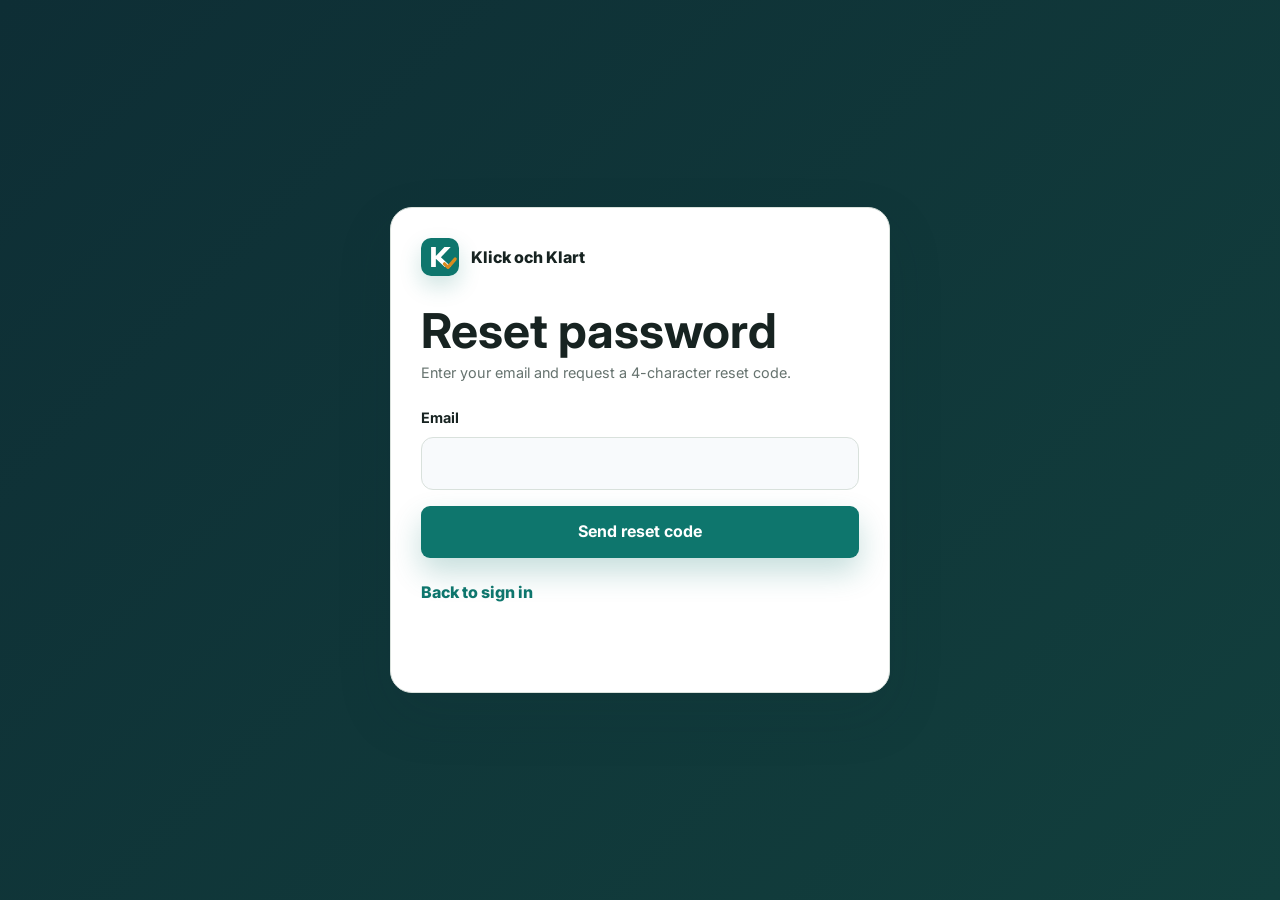
<file: reset-password.html>
<!DOCTYPE html>
<html lang="en">
<head>
  <meta charset="UTF-8" />
  <meta name="viewport" content="width=device-width, initial-scale=1.0" />
  <meta name="description" content="Reset your Klick och Klart account password." />
  <meta name="robots" content="noindex" />
  <meta name="theme-color" content="#0e3b43" />
  <title>Klick och Klart | Reset Password</title>
  <link rel="icon" href="icon.svg" type="image/svg+xml" />
  <script type="text/javascript">
    (function(c,l,a,r,i,t,y){
        c[a]=c[a]||function(){(c[a].q=c[a].q||[]).push(arguments)};
        t=l.createElement(r);t.async=1;t.src="https://www.clarity.ms/tag/"+i;
        y=l.getElementsByTagName(r)[0];y.parentNode.insertBefore(t,y);
    })(window, document, "clarity", "script", "xs5sjshvss");
  </script>
  <link rel="preconnect" href="https://fonts.googleapis.com" />
  <link rel="preconnect" href="https://fonts.gstatic.com" crossorigin />
  <link href="https://fonts.googleapis.com/css2?family=Inter:wght@400;500;600;700;800&display=swap" rel="stylesheet" />
  <link rel="stylesheet" href="style.css" />
</head>
<body class="auth-page">
  <main class="auth-page-shell">
    <section class="connect-card reset-page-card">
      <a class="brand" href="index.html#connect" aria-label="Klick och Klart home">
        <img class="brand-icon" src="icon.svg" alt="" width="40" height="40" />
        <span>Klick och Klart</span>
      </a>

      <div class="reset-heading page-reset-heading">
        <strong>Reset password</strong>
        <span id="reset-instructions">Enter your email and request a 4-character reset code.</span>
      </div>

      <form id="request-reset-form" class="auth-form">
        <label>
          Email
          <input type="email" name="email" autocomplete="email" required />
        </label>
        <button class="button button-primary" type="submit">Send reset code</button>
      </form>

      <form id="confirm-reset-form" class="auth-form" hidden>
        <label>
          Email
          <input type="email" name="email" autocomplete="email" required readonly />
        </label>
        <label>
          4-character code
          <input type="text" name="code" autocomplete="one-time-code" minlength="4" maxlength="4" required />
        </label>
        <label>
          New password
          <input type="password" name="new_password" autocomplete="new-password" minlength="8" required />
        </label>
        <label>
          Verify new password
          <input type="password" name="confirm_password" autocomplete="new-password" minlength="8" required />
        </label>
        <p class="auth-help">Minimum 8 characters, with at least 1 capital letter, 1 number, and 1 special character. Old passwords cannot be reused.</p>
        <button class="button button-primary" type="submit">Change password</button>
      </form>

      <a class="text-button" href="index.html#connect">Back to sign in</a>
      <p id="reset-status" class="auth-status" role="status" aria-live="polite"></p>
    </section>
  </main>

  <script>
    window.KOK_API_BASE = "https://klickochklart-backend.onrender.com";
  </script>
  <script src="reset-password.js?v=2"></script>
</body>
</html>
</file>
<file: style.css>
:root {
  --bg: #f7f8f4;
  --surface: #ffffff;
  --surface-soft: #edf7f2;
  --text: #172321;
  --muted: #66736f;
  --line: #d9e1dc;
  --primary: #0e766d;
  --primary-dark: #0e3b43;
  --accent: #d88c1f;
  --accent-soft: #fff4df;
  --dark: #0e2e35;
  --dark-soft: #123f3d;
  --radius-lg: 22px;
  --radius-md: 14px;
  --shadow: 0 22px 55px rgba(14, 46, 53, 0.13);
  --container: 1160px;
}

* {
  box-sizing: border-box;
}

html {
  scroll-behavior: smooth;
}

body {
  margin: 0;
  font-family: "Inter", sans-serif;
  color: var(--text);
  background: var(--bg);
  line-height: 1.6;
}

html.app-loading body > * {
  opacity: 0;
}

html.app-loading body::before {
  content: "Loading...";
  position: fixed;
  z-index: 3000;
  inset: 0;
  display: grid;
  place-items: center;
  color: var(--primary-dark);
  background: var(--bg);
  font-weight: 800;
}

body.menu-open {
  overflow: hidden;
}

a {
  color: inherit;
  text-decoration: none;
}

button,
input,
textarea {
  font: inherit;
}

img {
  max-width: 100%;
}

.container {
  width: min(calc(100% - 40px), var(--container));
  margin-inline: auto;
}

.section {
  padding: 104px 0;
}

.section-muted {
  background: #edf5f0;
}

.section-dark {
  color: #ffffff;
  background: linear-gradient(135deg, var(--dark), var(--dark-soft));
}

.site-header {
  position: fixed;
  z-index: 1000;
  top: 0;
  left: 0;
  width: 100%;
  background: rgba(247, 248, 244, 0.86);
  border-bottom: 1px solid rgba(217, 225, 220, 0.78);
  backdrop-filter: blur(18px);
}

.nav-wrap {
  min-height: 76px;
  display: flex;
  align-items: center;
  justify-content: space-between;
}

.brand {
  display: inline-flex;
  align-items: center;
  gap: 12px;
  font-weight: 800;
  letter-spacing: 0;
}

.brand-icon {
  width: 38px;
  height: 38px;
  border-radius: 10px;
  box-shadow: 0 10px 22px rgba(14, 118, 109, 0.2);
}

.main-nav {
  display: flex;
  align-items: center;
  gap: 28px;
  font-size: 0.95rem;
  font-weight: 600;
}

.main-nav a {
  transition: color 0.2s ease;
}

.main-nav a:hover {
  color: var(--primary);
}

.header-actions {
  display: flex;
  align-items: center;
  gap: 18px;
  margin-left: auto;
  flex-wrap: nowrap;
}

.header-actions .account-menu {
  margin-left: 0;
  flex: 0 0 auto;
}

.header-actions .main-nav {
  flex: 0 1 auto;
}

.nav-cta {
  padding: 10px 16px;
  color: #ffffff !important;
  background: var(--primary-dark);
  border-radius: 8px;
}

.account-menu {
  position: relative;
  margin-left: 18px;
}

.demo-header-actions {
  display: flex;
  align-items: center;
  gap: 10px;
  margin-left: auto;
}

.demo-header-actions .account-menu {
  margin-left: 0;
}

.signed-in-only,
html.has-session .signed-out-only {
  display: none !important;
}

html.has-session .signed-in-only {
  display: block !important;
}

.account-menu-button {
  width: 42px;
  height: 42px;
  display: grid;
  place-items: center;
  color: #ffffff;
  background: var(--primary-dark);
  border: 0;
  border-radius: 50%;
  cursor: pointer;
  font-weight: 800;
}

.account-menu-panel {
  position: absolute;
  top: calc(100% + 12px);
  right: 0;
  width: 210px;
  display: grid;
  gap: 4px;
  padding: 8px;
  background: #ffffff;
  border: 1px solid var(--line);
  border-radius: 10px;
  box-shadow: var(--shadow);
}

.account-menu-panel[hidden] {
  display: none !important;
}

.account-menu-panel a,
.account-menu-panel button {
  width: 100%;
  padding: 12px;
  color: var(--text);
  background: transparent;
  border: 0;
  border-radius: 8px;
  cursor: pointer;
  font: inherit;
  font-weight: 700;
  text-align: left;
}

.account-menu-panel a:hover,
.account-menu-panel button:hover {
  background: #edf5f0;
}

.demo-hero {
  min-height: 70vh;
  display: grid;
  align-items: center;
  padding-top: 150px;
  background:
    linear-gradient(115deg, rgba(247, 248, 244, 0.94), rgba(237, 247, 242, 0.9)),
    url("https://images.unsplash.com/photo-1454165804606-c3d57bc86b40?auto=format&fit=crop&w=1800&q=80") center / cover;
}

.demo-hero-grid {
  display: grid;
  grid-template-columns: minmax(0, 1.35fr) minmax(280px, 0.65fr);
  gap: 42px;
  align-items: end;
}

.demo-hero-copy h1 {
  max-width: 760px;
}

.demo-status-panel {
  display: grid;
  gap: 10px;
  padding: 24px;
  background: rgba(255, 255, 255, 0.9);
  border: 1px solid rgba(255, 255, 255, 0.96);
  border-radius: 8px;
  box-shadow: var(--shadow);
}

.demo-status-panel span {
  color: var(--muted);
  font-size: 0.78rem;
  font-weight: 800;
  text-transform: uppercase;
}

.demo-status-panel strong {
  font-size: 1.7rem;
  line-height: 1.1;
}

.demo-status-panel p,
.demo-workspace-heading p {
  margin: 0;
  color: var(--muted);
}

.demo-down-button {
  width: 48px;
  height: 48px;
  display: inline-grid;
  place-items: center;
  margin-top: 8px;
  color: var(--primary-dark);
  background: #ffffff;
  border: 2px solid var(--primary-dark);
  border-radius: 12px;
  box-shadow: 0 10px 22px rgba(14, 46, 53, 0.12);
  font-size: 1.35rem;
  font-weight: 800;
  line-height: 1;
  transition: transform 0.2s ease, color 0.2s ease, background 0.2s ease, box-shadow 0.2s ease;
}

.demo-down-button:hover,
.demo-down-button:focus-visible {
  color: #ffffff;
  background: var(--primary-dark);
  box-shadow: 0 12px 24px rgba(14, 118, 109, 0.24);
  transform: translateY(2px);
}

.demo-workspace-section {
  background: #ffffff;
}

.about-page-nav {
  margin-left: auto;
}

.about-page-hero {
  min-height: 100vh;
  padding-top: 150px;
  background:
    linear-gradient(115deg, rgba(247, 248, 244, 0.94), rgba(237, 247, 242, 0.9)),
    url("https://images.unsplash.com/photo-1516321318423-f06f85e504b3?auto=format&fit=crop&w=1800&q=80") center / cover;
}

.about-page-stack {
  display: grid;
  gap: 44px;
}

.about-page-main {
  max-width: 920px;
}

.about-page-copy {
  display: grid;
  gap: 16px;
  max-width: 840px;
}

.about-page-copy p {
  margin: 0;
  color: #40514d;
  font-size: 1rem;
}

.founder-profile {
  max-width: 780px;
  display: grid;
  grid-template-columns: 180px 1fr;
  gap: 24px;
  align-items: center;
  padding: 18px;
  background: rgba(255, 255, 255, 0.9);
  border: 1px solid rgba(255, 255, 255, 0.96);
  border-radius: 8px;
  box-shadow: var(--shadow);
}

.founder-profile-image {
  width: 180px;
  height: 180px;
  aspect-ratio: 1;
  display: block;
  object-fit: cover;
  border-radius: 8px;
}

.founder-label {
  margin: 0 0 4px;
  color: var(--primary);
  font-size: 0.75rem;
  font-weight: 800;
  letter-spacing: 0.08em;
  text-transform: uppercase;
}

.founder-profile h2 {
  margin-bottom: 6px;
  font-size: 1.45rem;
}

.founder-role {
  margin-bottom: 8px;
  color: var(--primary-dark);
  font-size: 0.95rem;
  font-weight: 800;
}

.founder-profile p:not(.founder-label):not(.founder-role) {
  margin-bottom: 10px;
  color: var(--muted);
  font-size: 0.95rem;
}

.demo-workspace {
  display: grid;
  gap: 28px;
}

.demo-workspace-heading {
  max-width: 760px;
}

.demo-workspace-heading h2 {
  margin-bottom: 12px;
  font-size: clamp(2rem, 3.4vw, 3.2rem);
}

.demo-runner {
  display: grid;
  grid-template-columns: minmax(260px, 0.42fr) minmax(0, 0.58fr);
  gap: 24px;
  align-items: stretch;
}

.demo-control-panel,
.demo-log {
  background: #f7faf7;
  border: 1px solid var(--line);
  border-radius: 8px;
}

.demo-control-panel {
  display: grid;
  align-content: start;
  gap: 24px;
  padding: 24px;
}

.demo-control-panel strong,
.demo-control-panel span {
  display: block;
}

.demo-control-panel strong {
  margin-bottom: 6px;
  font-size: 1.1rem;
}

.demo-control-panel span {
  color: var(--muted);
  font-weight: 600;
}

.demo-actions {
  display: flex;
  flex-wrap: wrap;
  gap: 12px;
}

.demo-log {
  display: grid;
  align-content: start;
  gap: 12px;
  min-height: 420px;
  max-height: 520px;
  margin: 0;
  padding: 18px;
  overflow: auto;
  list-style: none;
}

.demo-log-item {
  position: relative;
  padding: 14px 16px 14px 42px;
  color: var(--text);
  background: #ffffff;
  border: 1px solid var(--line);
  border-radius: 8px;
  box-shadow: 0 12px 22px rgba(14, 46, 53, 0.06);
  font-weight: 700;
  opacity: 0;
  transform: translateY(16px) scale(0.98);
  animation: demoLogIn 1.25s cubic-bezier(0.16, 1, 0.3, 1) both;
}

.demo-log-item::before {
  content: "";
  position: absolute;
  left: 16px;
  top: 20px;
  width: 10px;
  height: 10px;
  background: var(--primary);
  border-radius: 50%;
  box-shadow: 0 0 0 0 rgba(14, 118, 109, 0.28);
  animation: demoPulse 1.5s ease-in-out infinite;
}

.demo-log-item.done::before {
  background: #2f7d55;
  animation: none;
}

.demo-log-item.error {
  color: #8f1f13;
}

.demo-log-item.error::before {
  background: #b42318;
  animation: none;
}

.demo-page-status {
  margin-top: 0;
}

@keyframes demoLogIn {
  from {
    opacity: 0;
    transform: translateY(16px) scale(0.98);
  }
  to {
    opacity: 1;
    transform: translateY(0) scale(1);
  }
}

@keyframes demoPulse {
  0% {
    box-shadow: 0 0 0 0 rgba(14, 118, 109, 0.28);
  }
  70% {
    box-shadow: 0 0 0 10px rgba(14, 118, 109, 0);
  }
  100% {
    box-shadow: 0 0 0 0 rgba(14, 118, 109, 0);
  }
}

.menu-button {
  display: none;
  width: 44px;
  height: 44px;
  padding: 10px;
  background: transparent;
  border: 0;
}

.menu-button span:not(.sr-only) {
  display: block;
  width: 100%;
  height: 2px;
  margin: 5px 0;
  background: var(--text);
  transition: transform 0.25s ease, opacity 0.25s ease;
}

.hero {
  min-height: 92vh;
  display: grid;
  align-items: center;
  padding-top: 160px;
  overflow: hidden;
  background:
    linear-gradient(115deg, rgba(247, 248, 244, 0.92), rgba(237, 247, 242, 0.86)),
    url("https://images.unsplash.com/photo-1554224155-6726b3ff858f?auto=format&fit=crop&w=1800&q=80") center / cover;
}

.hero-grid {
  display: grid;
  grid-template-columns: 1.05fr 0.95fr;
  align-items: center;
  gap: 72px;
}

.eyebrow {
  margin: 0 0 14px;
  color: var(--primary);
  font-size: 0.78rem;
  font-weight: 800;
  letter-spacing: 0.08em;
  text-transform: uppercase;
}

h1,
h2,
h3,
p {
  margin-top: 0;
}

h1,
h2 {
  line-height: 1.04;
}

h1 {
  max-width: 820px;
  margin-bottom: 24px;
  font-size: clamp(3rem, 6.4vw, 5.9rem);
}

h2 {
  margin-bottom: 20px;
  font-size: clamp(2rem, 4.2vw, 3.8rem);
}

h3 {
  margin-bottom: 12px;
  font-size: 1.35rem;
  letter-spacing: 0;
}

.hero-text,
.section-heading > p,
.about-copy > p,
.contact-card > div > p {
  color: var(--muted);
  font-size: 1.08rem;
}

.hero-text {
  max-width: 650px;
}

.hero-actions {
  display: flex;
  flex-wrap: wrap;
  gap: 14px;
  margin-top: 32px;
}

.button {
  display: inline-flex;
  min-height: 52px;
  align-items: center;
  justify-content: center;
  padding: 0 22px;
  border: 1px solid transparent;
  border-radius: 9px;
  cursor: pointer;
  font-weight: 700;
  transition: transform 0.2s ease, box-shadow 0.2s ease, background 0.2s ease;
}

.button:hover {
  transform: translateY(-2px);
}

.button:disabled,
.button[aria-disabled="true"] {
  color: #f8fafc;
  background: #94a3b8;
  border-color: #94a3b8;
  box-shadow: none;
  cursor: not-allowed;
  opacity: 0.85;
}

.button:disabled:hover,
.button[aria-disabled="true"]:hover {
  transform: none;
  box-shadow: none;
}

.button-primary {
  color: #ffffff;
  background: var(--primary);
  box-shadow: 0 14px 30px rgba(14, 118, 109, 0.24);
}

.button-primary:hover {
  box-shadow: 0 20px 36px rgba(14, 118, 109, 0.3);
}

.button-secondary {
  background: rgba(255, 255, 255, 0.8);
  border-color: var(--line);
}

.button-small {
  min-height: 40px;
  padding: 0 14px;
  border-radius: 8px;
  font-size: 0.9rem;
}

.demo-download-link.is-ready {
  animation: downloadReadyIn 2.4s cubic-bezier(0.16, 1, 0.3, 1) both;
}

.demo-download-link[hidden] {
  display: none !important;
}

.demo-info-note {
  margin: 0;
  color: var(--muted);
  font-size: 0.9rem;
  line-height: 1.55;
}

@keyframes downloadReadyIn {
  from {
    opacity: 0;
    transform: translateY(16px) scale(0.98);
  }
  to {
    opacity: 1;
    transform: translateY(0) scale(1);
  }
}

.hero-notes {
  display: flex;
  flex-wrap: wrap;
  gap: 10px;
  margin-top: 28px;
}

.hero-notes span {
  padding: 7px 11px;
  color: #465653;
  background: #ffffff;
  border: 1px solid var(--line);
  border-radius: 8px;
  font-size: 0.82rem;
  font-weight: 600;
}

.hero-visual {
  position: relative;
  min-height: 500px;
  display: grid;
  place-items: center;
}

.workflow-board {
  position: relative;
  z-index: 2;
  width: min(100%, 460px);
  padding: 30px;
  background: rgba(255, 255, 255, 0.94);
  border: 1px solid rgba(255, 255, 255, 0.96);
  border-radius: var(--radius-lg);
  box-shadow: var(--shadow);
  backdrop-filter: blur(16px);
}

.workflow-top {
  display: flex;
  align-items: center;
  justify-content: flex-start;
  gap: 9px;
  color: var(--muted);
  font-size: 0.88rem;
  font-weight: 600;
}

.fortnox-mark {
  display: grid;
  gap: 8px;
  margin-top: 24px;
  padding: 18px;
  background: #f7f8f4;
  border: 1px solid var(--line);
  border-radius: var(--radius-md);
}

.fortnox-mark span {
  color: var(--muted);
  font-size: 0.8rem;
  font-weight: 700;
  text-transform: uppercase;
}

.fortnox-mark img {
  width: min(100%, 220px);
  height: auto;
  display: block;
}

.status-dot {
  width: 9px;
  height: 9px;
  background: var(--accent);
  border-radius: 50%;
  box-shadow: 0 0 0 6px rgba(216, 140, 31, 0.16);
}

.flow-line {
  display: grid;
  gap: 12px;
  margin: 28px 0;
}

.flow-step {
  display: grid;
  grid-template-columns: 42px 1fr;
  column-gap: 14px;
  row-gap: 2px;
  align-items: center;
  padding: 16px;
  background: #f7f8f4;
  border: 1px solid var(--line);
  border-radius: var(--radius-md);
}

.flow-step small {
  grid-row: span 2;
  display: grid;
  width: 36px;
  height: 36px;
  place-items: center;
  color: #ffffff;
  background: var(--primary-dark);
  border-radius: 8px;
  font-weight: 800;
}

.flow-step strong,
.flow-step span {
  display: block;
}

.flow-step span {
  color: var(--muted);
  font-size: 0.88rem;
}

.flow-step.active {
  border-color: rgba(14, 118, 109, 0.32);
  box-shadow: 0 12px 26px rgba(14, 118, 109, 0.1);
}

.task-list {
  display: grid;
  gap: 10px;
}

.task-list div {
  display: flex;
  gap: 10px;
  align-items: flex-start;
  color: #40514d;
  font-size: 0.92rem;
}

.task-list span {
  flex: 0 0 auto;
  width: 8px;
  height: 8px;
  margin-top: 8px;
  background: var(--accent);
  border-radius: 50%;
}

.section-heading {
  max-width: 760px;
  margin-bottom: 52px;
}

.card-grid {
  display: grid;
  grid-template-columns: repeat(4, 1fr);
  gap: 22px;
}

.service-card {
  min-height: 280px;
  padding: 30px;
  background: var(--surface);
  border: 1px solid var(--line);
  border-radius: var(--radius-md);
  box-shadow: 0 16px 40px rgba(15, 23, 42, 0.06);
  transition: transform 0.25s ease, box-shadow 0.25s ease;
}

.service-card:hover {
  transform: translateY(-6px);
  box-shadow: 0 26px 55px rgba(15, 23, 42, 0.1);
}

.service-card p,
.step p {
  color: var(--muted);
}

.icon-box {
  width: fit-content;
  min-width: 52px;
  height: 52px;
  display: grid;
  place-items: center;
  margin-bottom: 38px;
  padding: 0 12px;
  color: var(--primary);
  background: var(--surface-soft);
  border-radius: 10px;
  font-weight: 800;
}

.split-grid,
.about-grid {
  display: grid;
  grid-template-columns: 0.85fr 1.15fr;
  gap: 80px;
}

.principles {
  display: grid;
  gap: 16px;
}

.principles div {
  padding: 24px;
  background: #ffffff;
  border: 1px solid var(--line);
  border-radius: var(--radius-md);
}

.principles strong,
.principles span {
  display: block;
}

.principles span {
  margin-top: 5px;
  color: var(--muted);
}

.section-dark .eyebrow {
  color: #93e6d6;
}

.about-copy p {
  color: #d7e6e2;
  font-size: 1.04rem;
}

.about-copy p:last-child {
  margin-bottom: 0;
  color: #ffffff;
  font-weight: 700;
}

.section-dark .section-heading > p {
  color: #d7e6e2;
}

.contact-section {
  background: linear-gradient(180deg, #f7f8f4, #edf7f2);
}

.connect-grid {
  display: grid;
  grid-template-columns: 0.9fr 1.1fr;
  gap: 70px;
  align-items: start;
}

.connect-note {
  max-width: 560px;
  margin-top: 22px;
  padding: 14px 16px;
  color: #d7e6e2;
  background: rgba(255, 255, 255, 0.08);
  border: 1px solid rgba(255, 255, 255, 0.16);
  border-radius: 10px;
  font-size: 0.95rem;
}

.connect-card {
  padding: 30px;
  color: var(--text);
  background: #ffffff;
  border: 1px solid var(--line);
  border-radius: var(--radius-lg);
  box-shadow: var(--shadow);
}

.auth-tabs {
  display: grid;
  grid-template-columns: 1fr 1fr;
  gap: 8px;
  margin-bottom: 18px;
  padding: 6px;
  background: #edf5f0;
  border-radius: 12px;
}

.auth-tab {
  min-height: 42px;
  color: var(--muted);
  background: transparent;
  border: 0;
  border-radius: 8px;
  cursor: pointer;
  font-weight: 800;
}

.auth-tab.active {
  color: var(--text);
  background: #ffffff;
  box-shadow: 0 8px 18px rgba(14, 46, 53, 0.08);
}

.auth-form {
  display: grid;
  gap: 16px;
}

.auth-form[hidden] {
  display: none !important;
}

.auth-form label {
  display: grid;
  gap: 8px;
  font-size: 0.9rem;
  font-weight: 700;
}

.auth-form input {
  width: 100%;
  padding: 14px 15px;
  color: var(--text);
  background: #f8fafc;
  border: 1px solid var(--line);
  border-radius: 12px;
  outline: none;
}

.auth-form input:focus {
  border-color: var(--primary);
  box-shadow: 0 0 0 4px rgba(14, 118, 109, 0.11);
}

.auth-help,
.reset-heading span {
  margin: 0;
  color: var(--muted);
  font-size: 0.9rem;
}

.reset-heading {
  display: grid;
  gap: 4px;
}

.reset-heading strong {
  font-size: 1.05rem;
}

.text-button {
  width: fit-content;
  padding: 0;
  color: var(--primary);
  background: transparent;
  border: 0;
  cursor: pointer;
  font-weight: 800;
}

.auth-status {
  min-height: 1.4em;
  margin: 14px 0 0;
  color: var(--muted);
  font-size: 0.9rem;
}

.auth-page {
  min-height: 100vh;
  background: linear-gradient(135deg, var(--dark), var(--dark-soft));
}

.auth-page-shell {
  min-height: 100vh;
  display: grid;
  place-items: center;
  padding: 40px 20px;
}

.reset-page-card {
  width: min(100%, 500px);
  display: grid;
  gap: 22px;
}

.page-reset-heading {
  padding-top: 8px;
}

.page-reset-heading strong {
  font-size: clamp(2rem, 5vw, 3rem);
  line-height: 1.05;
}

.profile-page-card {
  gap: 24px;
}

.profile-details {
  display: grid;
  gap: 14px;
  margin: 0;
}

.profile-details div {
  padding: 16px;
  background: #f8fafc;
  border: 1px solid var(--line);
  border-radius: 12px;
}

.profile-details dt {
  color: var(--muted);
  font-size: 0.82rem;
  font-weight: 800;
  text-transform: uppercase;
}

.profile-details dd {
  margin: 4px 0 0;
  overflow-wrap: anywhere;
  font-weight: 800;
}

.profile-actions {
  display: grid;
  gap: 12px;
}

.danger-button {
  color: #ffffff;
  background: #a93131;
  border-color: #a93131;
}

.danger-button:hover {
  background: #8f2828;
}

.contact-card {
  display: grid;
  grid-template-columns: 0.9fr 1.1fr;
  gap: 70px;
  padding: 56px;
  background: #ffffff;
  border: 1px solid var(--line);
  border-radius: var(--radius-lg);
  box-shadow: var(--shadow);
}

.independent-note {
  max-width: 560px;
  margin-top: 22px;
  padding: 14px 16px;
  color: #5b4b27;
  background: var(--accent-soft);
  border: 1px solid #f2d8a8;
  border-radius: 10px;
  font-size: 0.9rem;
}

.contact-form {
  display: grid;
  gap: 16px;
}

.contact-form label {
  display: grid;
  gap: 8px;
  font-size: 0.9rem;
  font-weight: 700;
}

.contact-form input,
.contact-form textarea {
  width: 100%;
  padding: 14px 15px;
  color: var(--text);
  background: #f8fafc;
  border: 1px solid var(--line);
  border-radius: 12px;
  outline: none;
  transition: border-color 0.2s ease, box-shadow 0.2s ease;
}

.contact-form input:focus,
.contact-form textarea:focus {
  border-color: var(--primary);
  box-shadow: 0 0 0 4px rgba(14, 118, 109, 0.11);
}

.contact-form textarea {
  resize: vertical;
}

.site-footer {
  padding: 30px 0;
  color: #cbd5e1;
  background: var(--dark);
}

.footer-wrap {
  display: flex;
  align-items: center;
  justify-content: space-between;
  gap: 20px;
}

.footer-brand {
  color: #ffffff;
}

.footer-wrap p {
  margin: 0;
  font-size: 0.85rem;
}

.reveal {
  opacity: 0;
  transform: translateY(24px);
  transition: opacity 0.7s ease, transform 0.7s ease;
}

.reveal.visible {
  opacity: 1;
  transform: translateY(0);
}

.sr-only {
  position: absolute;
  width: 1px;
  height: 1px;
  padding: 0;
  margin: -1px;
  overflow: hidden;
  clip: rect(0, 0, 0, 0);
  white-space: nowrap;
  border: 0;
}

@media (max-width: 900px) {
  .section {
    padding: 84px 0;
  }

  .hero-grid,
  .split-grid,
  .about-grid,
  .connect-grid,
  .demo-hero-grid,
  .demo-runner,
  .contact-card {
    grid-template-columns: 1fr;
  }

  .hero-grid,
  .split-grid,
  .about-grid,
  .connect-grid,
  .contact-card {
    gap: 48px;
  }

  .hero {
    padding-top: 130px;
  }

  .demo-hero {
    min-height: auto;
    padding-top: 130px;
  }

  .about-page-hero {
    min-height: auto;
    padding-top: 130px;
  }

  .demo-status-panel {
    max-width: 520px;
  }

  .demo-log {
    min-height: 340px;
  }

  .hero-visual {
    min-height: 430px;
  }

  .card-grid {
    grid-template-columns: 1fr;
  }

  .service-card {
    min-height: auto;
  }

  .icon-box {
    margin-bottom: 28px;
  }

  .menu-button {
    display: block;
  }

  .header-actions {
    margin-left: auto;
    gap: 14px;
  }

  .header-actions .account-menu {
    margin-left: 0;
    margin-right: 0;
  }

  .main-nav {
    position: fixed;
    inset: 76px 0 auto;
    min-height: calc(100vh - 76px);
    display: none;
    flex-direction: column;
    align-items: stretch;
    padding: 30px 20px;
    background: rgba(247, 248, 244, 0.98);
  }

  .main-nav.open {
    display: flex;
  }

  .main-nav a {
    padding: 16px 8px;
    border-bottom: 1px solid var(--line);
  }

  .nav-cta {
    margin-top: 8px;
    text-align: center;
    border-bottom: 0 !important;
  }

  .account-menu {
    margin-left: auto;
    margin-right: 14px;
  }

  .header-actions .account-menu {
    margin-left: 0;
    margin-right: 0;
  }
}

@media (max-width: 620px) {
  .container {
    width: min(calc(100% - 28px), var(--container));
  }

  .section {
    padding: 72px 0;
  }

  .hero {
    padding-top: 120px;
  }

  .demo-hero {
    padding-top: 118px;
  }

  .about-page-hero {
    padding-top: 118px;
  }

  .about-page-nav {
    gap: 14px;
  }

  .founder-profile {
    grid-template-columns: 1fr;
    justify-items: start;
  }

  h1 {
    font-size: clamp(2.7rem, 14vw, 4.5rem);
  }

  .hero-actions,
  .hero-actions .button,
  .demo-actions,
  .demo-actions .button {
    width: 100%;
  }

  .demo-control-panel,
  .demo-log,
  .demo-status-panel {
    padding: 18px;
  }

  .demo-log-item {
    padding-right: 12px;
  }

  .hero-visual {
    min-height: 360px;
  }

  .workflow-board {
    padding: 22px;
  }

  .flow-step {
    grid-template-columns: 38px 1fr;
  }

  .contact-card {
    padding: 28px;
  }

  .footer-wrap {
    flex-direction: column;
    align-items: flex-start;
  }
}

@media (prefers-reduced-motion: reduce) {
  html {
    scroll-behavior: auto;
  }

  *,
  *::before,
  *::after {
    transition-duration: 0.01ms !important;
    animation-duration: 0.01ms !important;
  }
}
</file>
